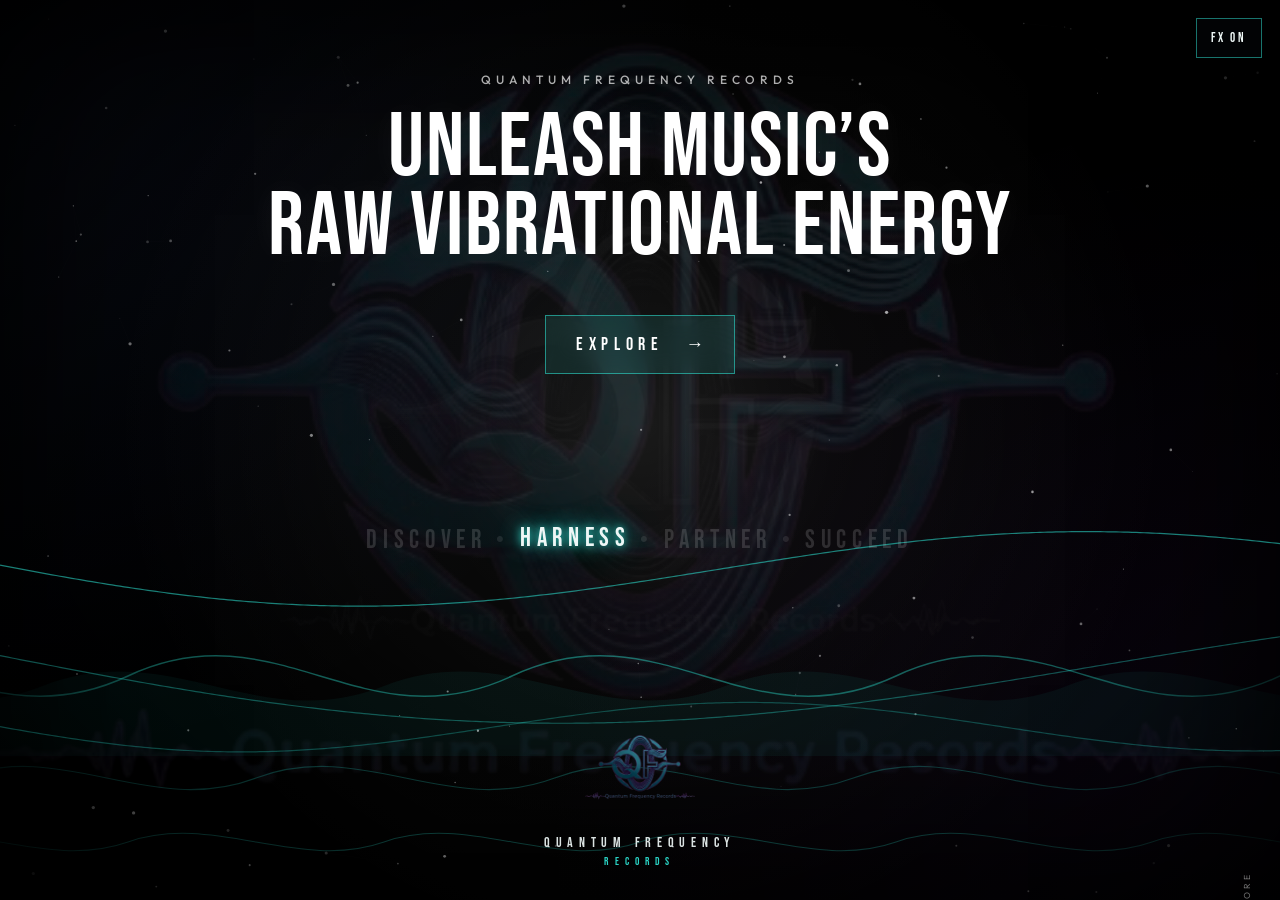
<file: index.html>
<!DOCTYPE html>
<html lang="en">
<head>
    <meta charset="UTF-8">

    <meta
        name="viewport"
        content="width=device-width, initial-scale=1.0"
    >

    <meta
        name="description"
        content="Quantum Frequency Records — Unleash Music's Raw Vibrational Energy."
    >

    <meta
        name="theme-color"
        content="#04060a"
    >

    <title>Quantum Frequency Records</title>

    <link rel="icon" type="image/svg+xml" href="favicon.svg">

    <link
        rel="stylesheet"
        href="css/style.css"
    >
</head>

<body>

    <!-- =========================================================
         LANDING PAGE
    ========================================================== -->

    <main
        id="landing"
        class="landing"
        aria-label="Quantum Frequency Records introduction"
    >

        <!-- Atmospheric background -->
        <div class="ambient-background"></div>

        <!-- Optional background image -->
        <div class="background-image"></div>

        <!-- Large logo watermark -->
        <div
            class="logo-watermark"
            aria-hidden="true"
        >
            <img
                src="assets/images/logo/qfr-logo.png"
                alt=""
            >
        </div>

        <!-- Particle canvas -->
        <canvas
            id="particleCanvas"
            aria-hidden="true"
        ></canvas>

        <canvas
            id="frequencyCanvas"
            aria-hidden="true"
        ></canvas>

        <div class="wave-field" aria-hidden="true">
            <div class="wave-layer wave-a">
                <svg viewBox="0 0 2400 160" preserveAspectRatio="none">
                    <path d="M0 90 C 120 40 200 140 320 90 C 440 40 520 140 640 90 C 760 40 840 140 960 90 C 1080 40 1160 140 1280 90 C 1400 40 1480 140 1600 90 C 1720 40 1800 140 1920 90 C 2040 40 2120 140 2240 90 C 2320 50 2360 90 2400 90 V 160 H 0 Z" fill="rgba(46,230,214,0.06)"/>
                    <path d="M0 80 C 140 20 220 150 360 80 C 500 10 580 150 720 80 C 860 10 940 150 1080 80 C 1220 10 1300 150 1440 80 C 1580 10 1660 150 1800 80 C 1940 10 2020 150 2160 80 C 2280 30 2340 90 2400 80" fill="none" stroke="rgba(46,230,214,0.45)" stroke-width="1.4"/>
                </svg>
            </div>
            <div class="wave-layer wave-b">
                <svg viewBox="0 0 2400 120" preserveAspectRatio="none">
                    <path d="M0 70 C 100 20 180 110 280 70 C 380 30 460 110 560 70 C 660 30 740 110 840 70 C 940 30 1020 110 1120 70 C 1220 30 1300 110 1400 70 C 1500 30 1580 110 1680 70 C 1780 30 1860 110 1960 70 C 2060 30 2140 110 2240 70 C 2320 40 2360 70 2400 70" fill="none" stroke="rgba(46,230,214,0.35)" stroke-width="1.2"/>
                </svg>
            </div>
            <div class="wave-layer wave-c">
                <svg viewBox="0 0 2400 80" preserveAspectRatio="none">
                    <path d="M0 40 C 80 10 160 70 240 40 C 320 10 400 70 480 40 C 560 10 640 70 720 40 C 800 10 880 70 960 40 C 1040 10 1120 70 1200 40 C 1280 10 1360 70 1440 40 C 1520 10 1600 70 1680 40 C 1760 10 1840 70 1920 40 C 2000 10 2080 70 2160 40 C 2240 10 2320 70 2400 40" fill="none" stroke="rgba(46,230,214,0.55)" stroke-width="1"/>
                </svg>
            </div>
        </div>

        <button
            id="fxToggle"
            class="fx-toggle"
            type="button"
            aria-pressed="true"
            aria-label="Turn atmosphere off"
        >
            FX ON
        </button>

        <!-- Dark cinematic overlay -->
        <div
            class="cinematic-overlay"
            aria-hidden="true"
        ></div>

        <!-- Main content -->
        <section class="landing-content">

            <div class="headline-block">

                <p class="eyebrow">
                    QUANTUM FREQUENCY RECORDS
                </p>

                <h1>
                    Unleash Music’s<br>
                    Raw Vibrational Energy
                </h1>

                <button
                    id="exploreButton"
                    class="explore-button"
                    type="button"
                >

                    <span class="button-text">
                        Explore
                    </span>

                    <span
                        class="button-arrow"
                        aria-hidden="true"
                    >
                        →
                    </span>

                </button>

            </div>

            <div
                class="subtitle"
                aria-label="Discover, Harness, Partner, Succeed"
            >

                <span class="subtitle-word active">
                    Discover
                </span>

                <span class="subtitle-separator">
                    •
                </span>

                <span class="subtitle-word">
                    Harness
                </span>

                <span class="subtitle-separator">
                    •
                </span>

                <span class="subtitle-word">
                    Partner
                </span>

                <span class="subtitle-separator">
                    •
                </span>

                <span class="subtitle-word">
                    Succeed
                </span>

            </div>

            <div class="bottom-brand">

                <img
                    src="assets/images/logo/qfr-logo.png"
                    alt="Quantum Frequency Records"
                >

                <p class="brand-name">QUANTUM FREQUENCY</p>
                <p class="brand-sub">RECORDS</p>

            </div>

        </section>


        </section>


        <!-- Scroll indicator -->
        <div
            class="scroll-indicator"
            aria-hidden="true"
        >

            <span class="scroll-line"></span>

            <span class="scroll-text">
                EXPLORE
            </span>

        </div>

    </main>


    <!-- =========================================================
         JAVASCRIPT
    ========================================================== -->

    <script src="js/landing.js"></script>

</body>
</html>
</file>
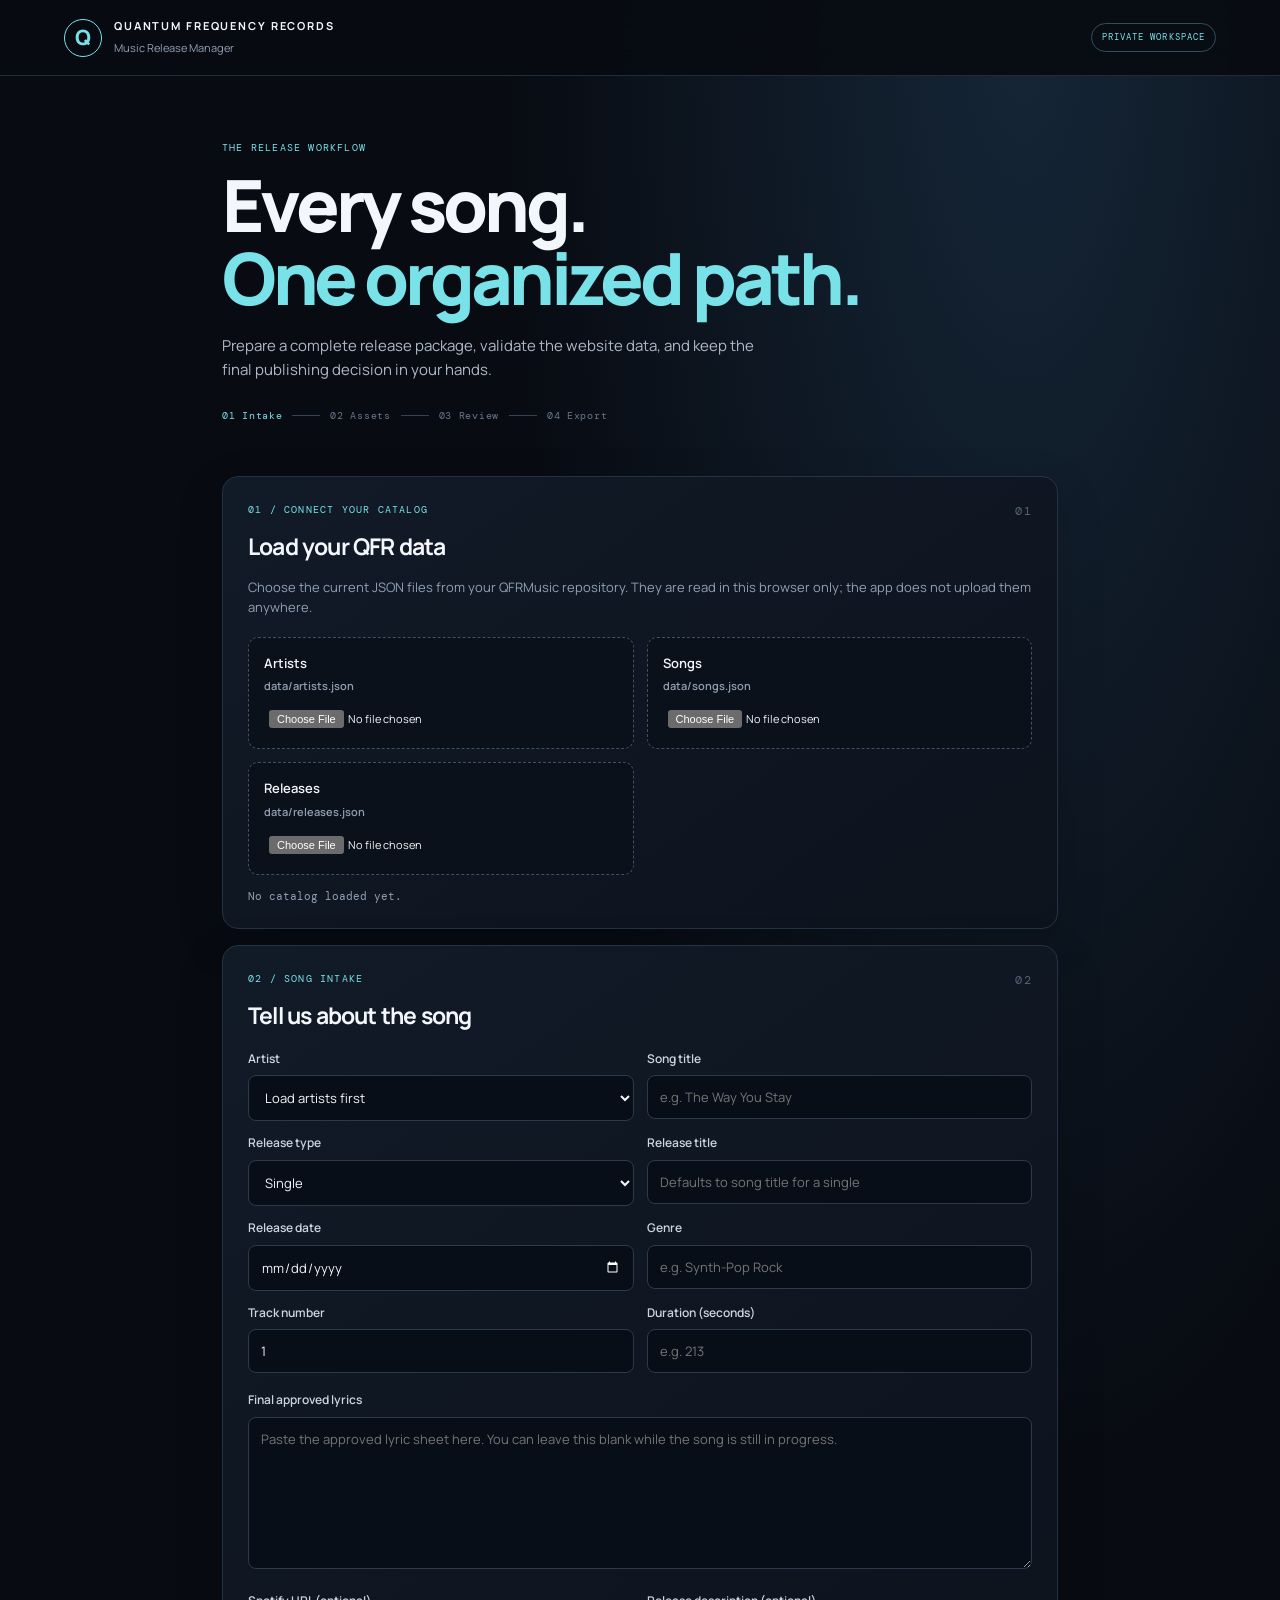
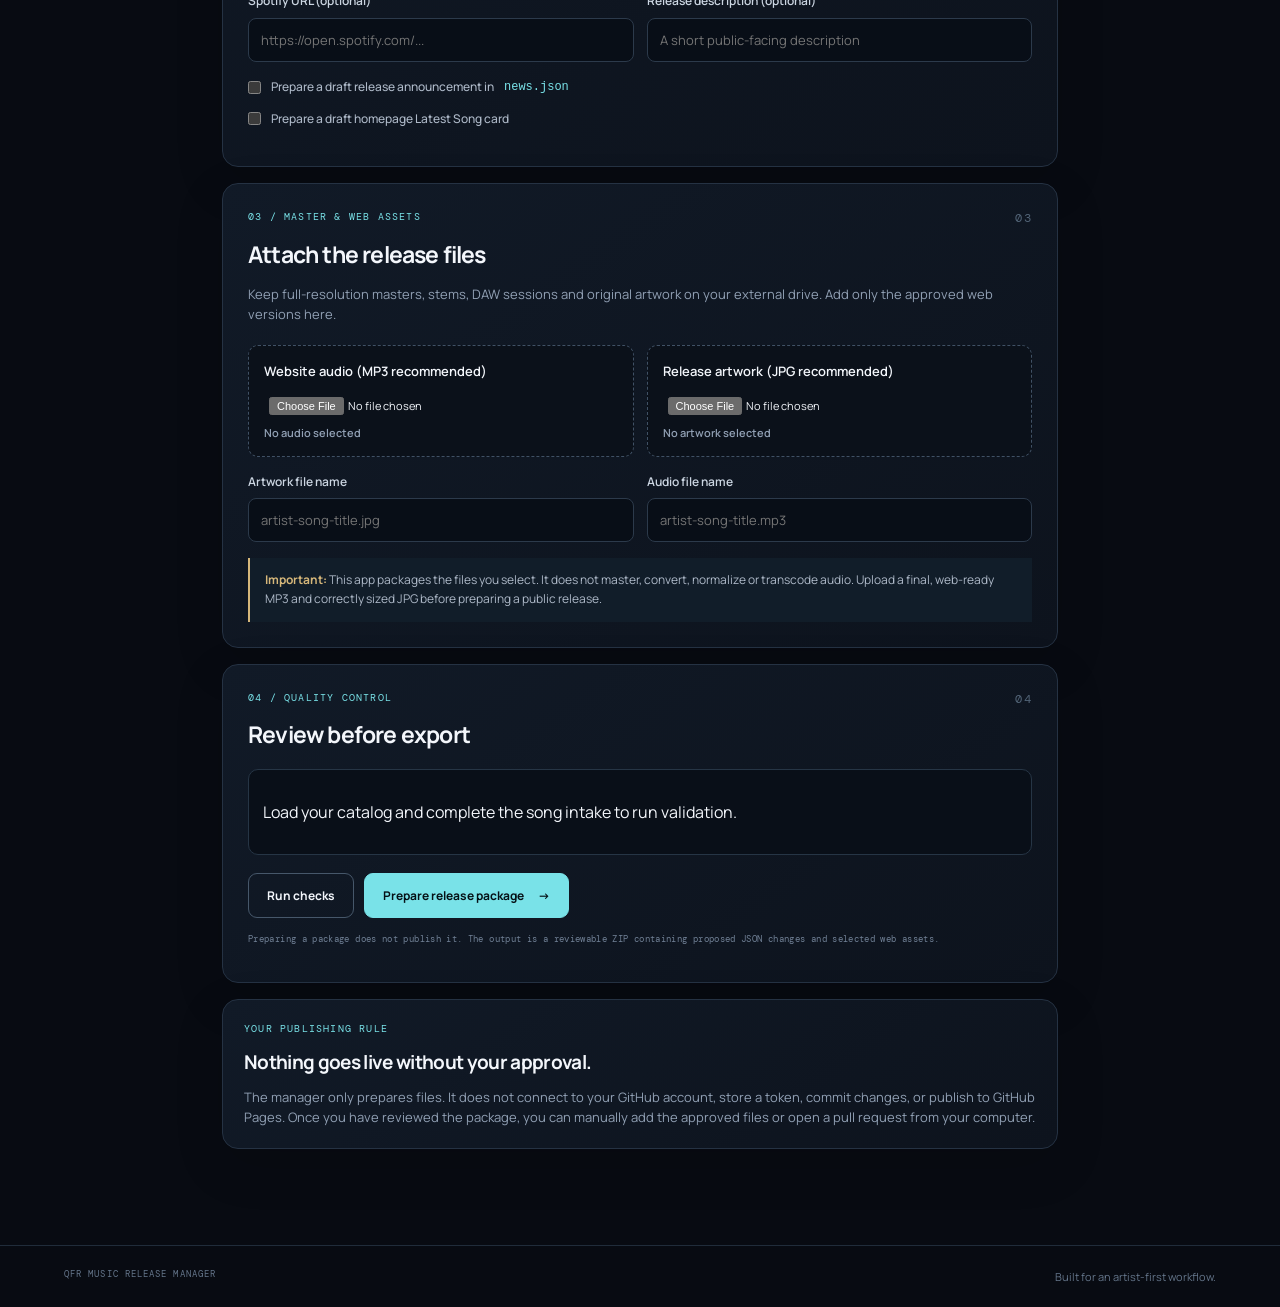
<file: tools/release-manager/index.html>
<!doctype html>
<html lang="en">
<head>
  <meta charset="utf-8">
  <meta name="viewport" content="width=device-width,initial-scale=1,viewport-fit=cover">
  <meta name="theme-color" content="#080b12">
  <meta name="description" content="Private, approval-first music release preparation for Quantum Frequency Records.">
  <link rel="manifest" href="./manifest.webmanifest">
  <link rel="icon" href="./icons/qfr-icon.svg" type="image/svg+xml">
  <link rel="stylesheet" href="./styles.css">
  <title>QFR Music Release Manager</title>
</head>
<body>
<header class="topbar">
  <div class="brand"><span class="mark">Q</span><div><b>QUANTUM FREQUENCY RECORDS</b><small>Music Release Manager</small></div></div>
  <span class="private-pill">PRIVATE WORKSPACE</span>
</header>
<main>
  <section class="intro">
    <p class="eyebrow">THE RELEASE WORKFLOW</p>
    <h1>Every song.<br><em>One organized path.</em></h1>
    <p class="sub">Prepare a complete release package, validate the website data, and keep the final publishing decision in your hands.</p>
    <div class="steps"><span class="active">01 Intake</span><i></i><span>02 Assets</span><i></i><span>03 Review</span><i></i><span>04 Export</span></div>
  </section>

  <section class="panel">
    <div class="panel-head"><div><p class="eyebrow">01 / CONNECT YOUR CATALOG</p><h2>Load your QFR data</h2></div><span class="stepno">01</span></div>
    <p class="help">Choose the current JSON files from your QFRMusic repository. They are read in this browser only; the app does not upload them anywhere.</p>
    <div class="file-grid">
      <label class="file-tile"><span>Artists</span><small>data/artists.json</small><input id="artistsFile" type="file" accept=".json,application/json"></label>
      <label class="file-tile"><span>Songs</span><small>data/songs.json</small><input id="songsFile" type="file" accept=".json,application/json"></label>
      <label class="file-tile"><span>Releases</span><small>data/releases.json</small><input id="releasesFile" type="file" accept=".json,application/json"></label>
    </div>
    <div class="statusline" id="catalogStatus">No catalog loaded yet.</div>
  </section>

  <form id="releaseForm">
    <section class="panel">
      <div class="panel-head"><div><p class="eyebrow">02 / SONG INTAKE</p><h2>Tell us about the song</h2></div><span class="stepno">02</span></div>
      <div class="field-grid">
        <label>Artist<select id="artistId" required><option value="">Load artists first</option></select></label>
        <label>Song title<input id="title" required maxlength="120" placeholder="e.g. The Way You Stay"></label>
        <label>Release type<select id="releaseType"><option value="single">Single</option><option value="EP">EP</option><option value="album">Album</option></select></label>
        <label>Release title<input id="releaseTitle" placeholder="Defaults to song title for a single"></label>
        <label>Release date<input id="date" type="date" required></label>
        <label>Genre<input id="genre" required placeholder="e.g. Synth-Pop Rock"></label>
        <label>Track number<input id="trackNumber" type="number" min="1" value="1" required></label>
        <label>Duration (seconds)<input id="duration" type="number" min="1" placeholder="e.g. 213"></label>
      </div>
      <label class="wide">Final approved lyrics<textarea id="lyrics" rows="7" placeholder="Paste the approved lyric sheet here. You can leave this blank while the song is still in progress."></textarea></label>
      <div class="field-grid">
        <label>Spotify URL (optional)<input id="spotifyUrl" type="url" placeholder="https://open.spotify.com/..."></label>
        <label>Release description (optional)<input id="description" placeholder="A short public-facing description"></label>
      </div>
      <label class="checkline"><input id="makeNews" type="checkbox"> Prepare a draft release announcement in <code>news.json</code></label>
      <label class="checkline"><input id="makeLatest" type="checkbox"> Prepare a draft homepage Latest Song card</label>
    </section>

    <section class="panel">
      <div class="panel-head"><div><p class="eyebrow">03 / MASTER & WEB ASSETS</p><h2>Attach the release files</h2></div><span class="stepno">03</span></div>
      <p class="help">Keep full-resolution masters, stems, DAW sessions and original artwork on your external drive. Add only the approved web versions here.</p>
      <div class="field-grid">
        <label class="upload">Website audio (MP3 recommended)<input id="audioFile" type="file" accept="audio/*"><small id="audioName">No audio selected</small></label>
        <label class="upload">Release artwork (JPG recommended)<input id="artFile" type="file" accept="image/*"><small id="artName">No artwork selected</small></label>
      </div>
      <div class="field-grid">
        <label>Artwork file name<input id="artFilename" placeholder="artist-song-title.jpg"></label>
        <label>Audio file name<input id="audioFilename" placeholder="artist-song-title.mp3"></label>
      </div>
      <div class="asset-note"><b>Important:</b> This app packages the files you select. It does not master, convert, normalize or transcode audio. Upload a final, web-ready MP3 and correctly sized JPG before preparing a public release.</div>
    </section>

    <section class="panel">
      <div class="panel-head"><div><p class="eyebrow">04 / QUALITY CONTROL</p><h2>Review before export</h2></div><span class="stepno">04</span></div>
      <div class="checks" id="checks"><p class="muted">Load your catalog and complete the song intake to run validation.</p></div>
      <div class="actions">
        <button type="button" class="btn secondary" id="validateBtn">Run checks</button>
        <button type="submit" class="btn primary">Prepare release package <span>→</span></button>
      </div>
      <p class="micro">Preparing a package does not publish it. The output is a reviewable ZIP containing proposed JSON changes and selected web assets.</p>
    </section>
  </form>

  <section class="panel result" id="result" hidden>
    <p class="eyebrow">PACKAGE READY</p><h2>Your release draft is assembled.</h2>
    <p id="resultSummary" class="help"></p>
    <div class="actions"><button class="btn primary" id="downloadBtn">Download ZIP package ↓</button></div>
    <p class="micro">Save the ZIP to Files, then move it to your external drive. Review the included README and JSON diffs before copying anything into QFRMusic.</p>
  </section>

  <section class="panel compact">
    <p class="eyebrow">YOUR PUBLISHING RULE</p>
    <h2>Nothing goes live without your approval.</h2>
    <p class="help">The manager only prepares files. It does not connect to your GitHub account, store a token, commit changes, or publish to GitHub Pages. Once you have reviewed the package, you can manually add the approved files or open a pull request from your computer.</p>
  </section>
</main>
<footer>QFR MUSIC RELEASE MANAGER <span>Built for an artist-first workflow.</span></footer>
<script src="./app.js"></script>
</body>
</html>
</file>
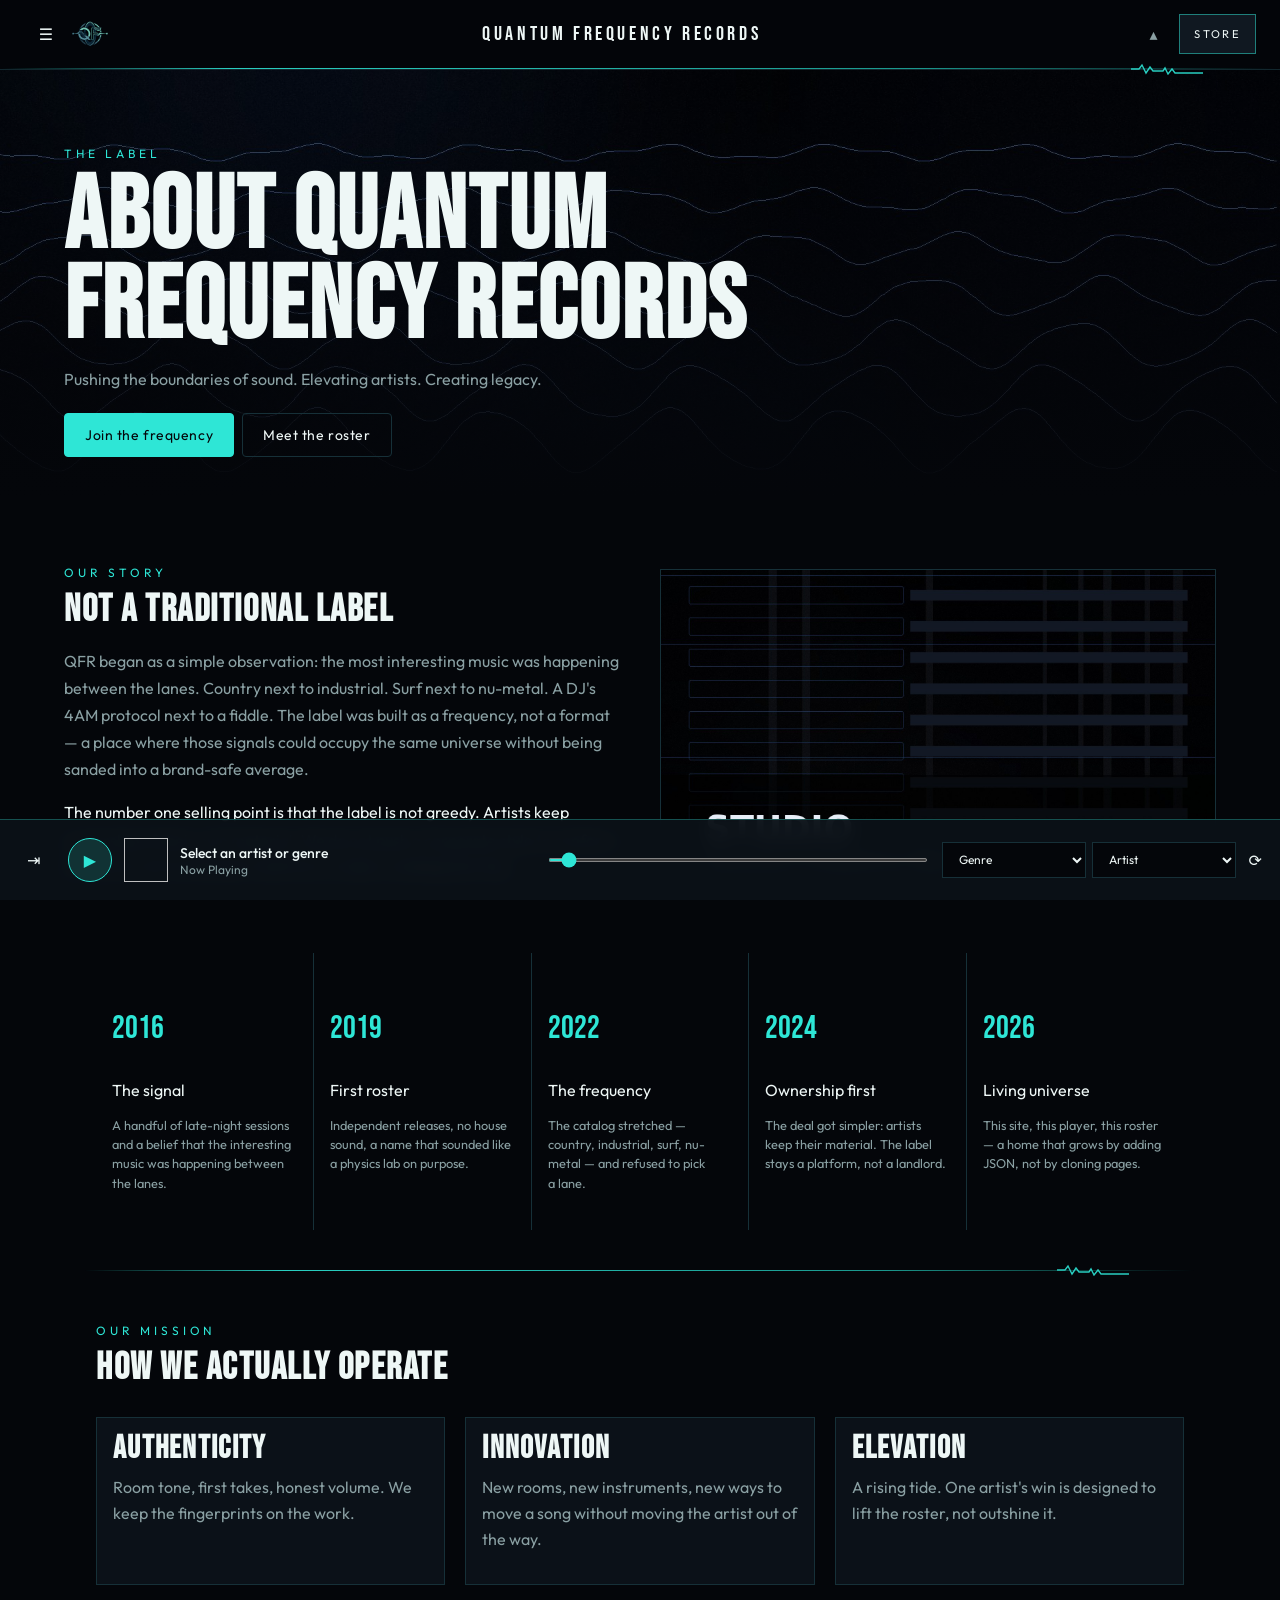
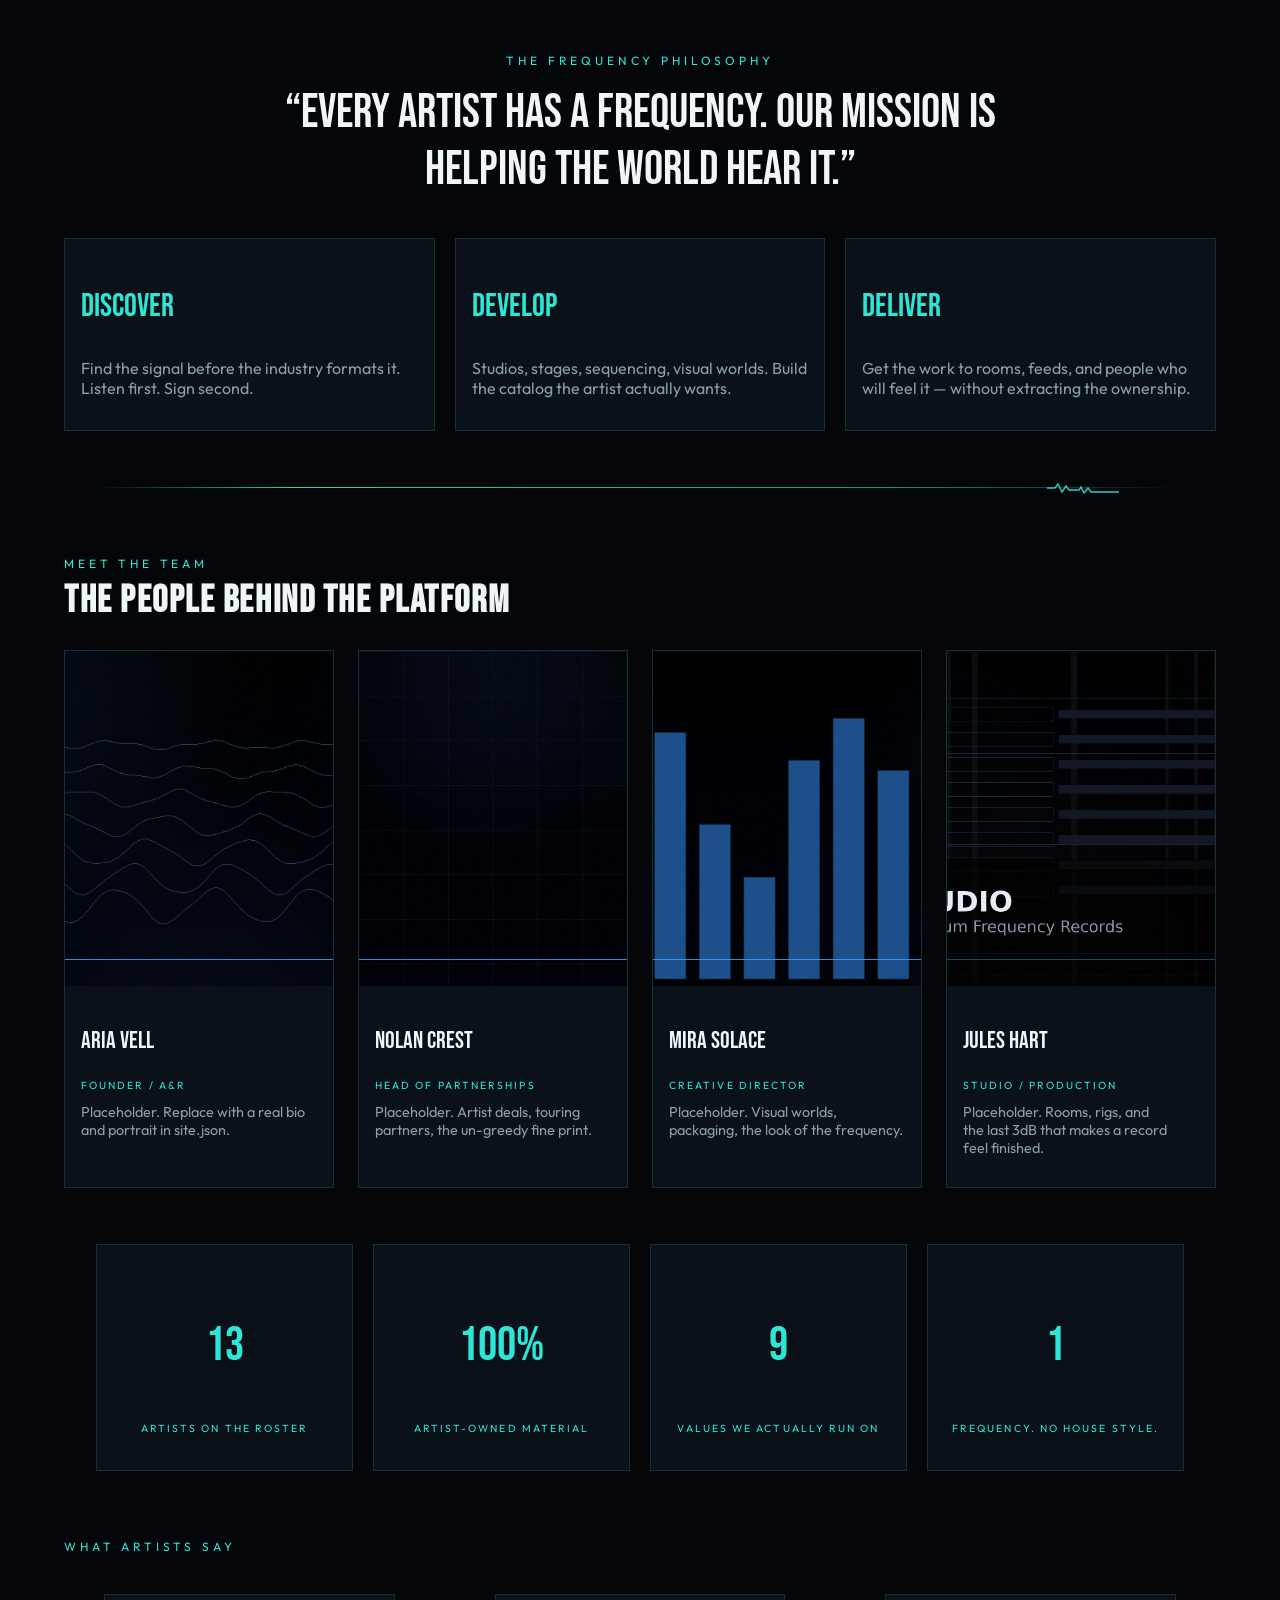
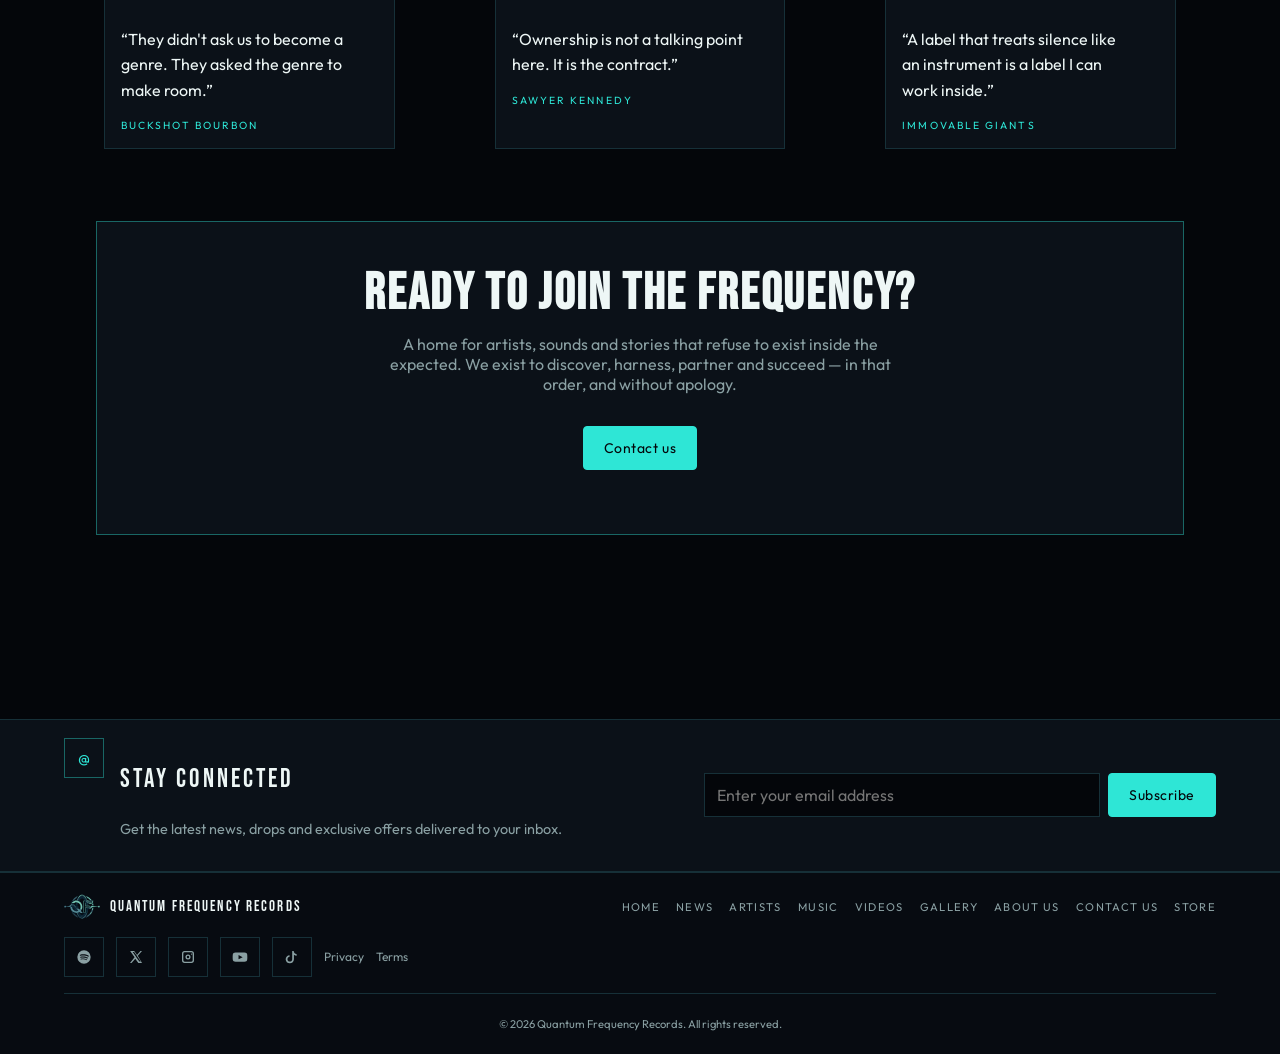
<file: pages/about.html>
<!DOCTYPE html>
<html lang="en" data-root="../">
<head>
  <meta charset="utf-8">
  <meta name="viewport" content="width=device-width, initial-scale=1">
  <title>About Us — Quantum Frequency Records</title>
  <meta name="description" content="Quantum Frequency Records — a home for artists, sounds and stories that refuse to exist inside the expected.">
  <meta name="theme-color" content="#04060a">
  <link rel="icon" type="image/svg+xml" href="../favicon.svg">
  <link rel="stylesheet" href="../assets/css/site.css">
</head>
<body>
  <div id="site-header"></div>
  <main id="app" class="page-pad"></main>
  <div id="site-footer"></div>
  <div id="now-playing"></div>
  <script src="../js/site.js"></script>
  <script src="../js/about.js"></script>
</body>
</html>
</file>
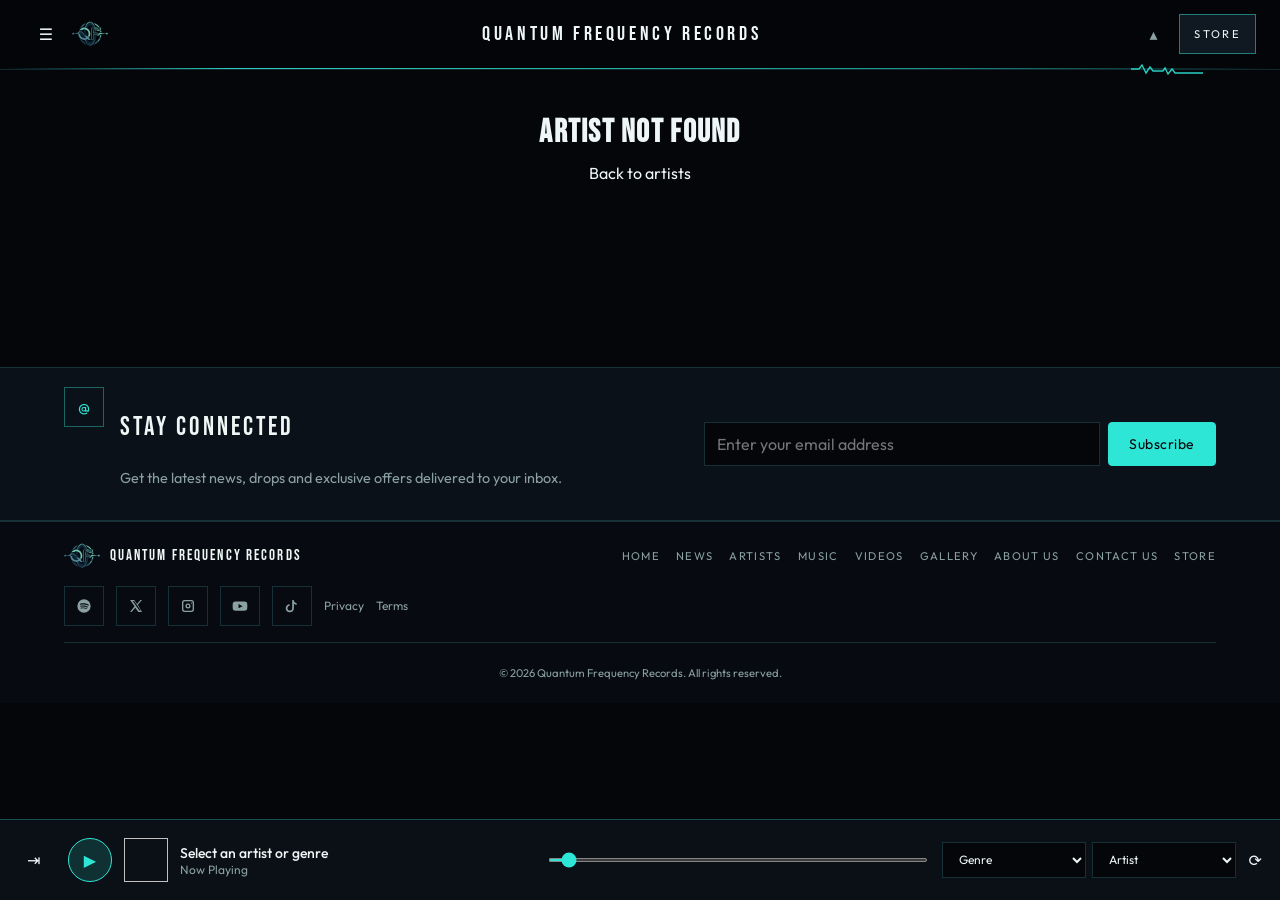
<file: pages/artist.html>
<!DOCTYPE html>
<html lang="en" data-root="../">
<head>
  <meta charset="utf-8">
  <meta name="viewport" content="width=device-width, initial-scale=1">
  <title>Artist — Quantum Frequency Records</title>
  <meta name="description" content="Quantum Frequency Records — a home for artists, sounds and stories that refuse to exist inside the expected.">
  <meta name="theme-color" content="#04060a">
  <link rel="icon" type="image/svg+xml" href="../favicon.svg">
  <link rel="stylesheet" href="../assets/css/site.css">
</head>
<body>
  <div id="site-header"></div>
  <main id="app" class="page-pad"></main>
  <div id="site-footer"></div>
  <div id="now-playing"></div>
  <script src="../js/site.js"></script>
  <script src="../js/artist.js"></script>
</body>
</html>
</file>
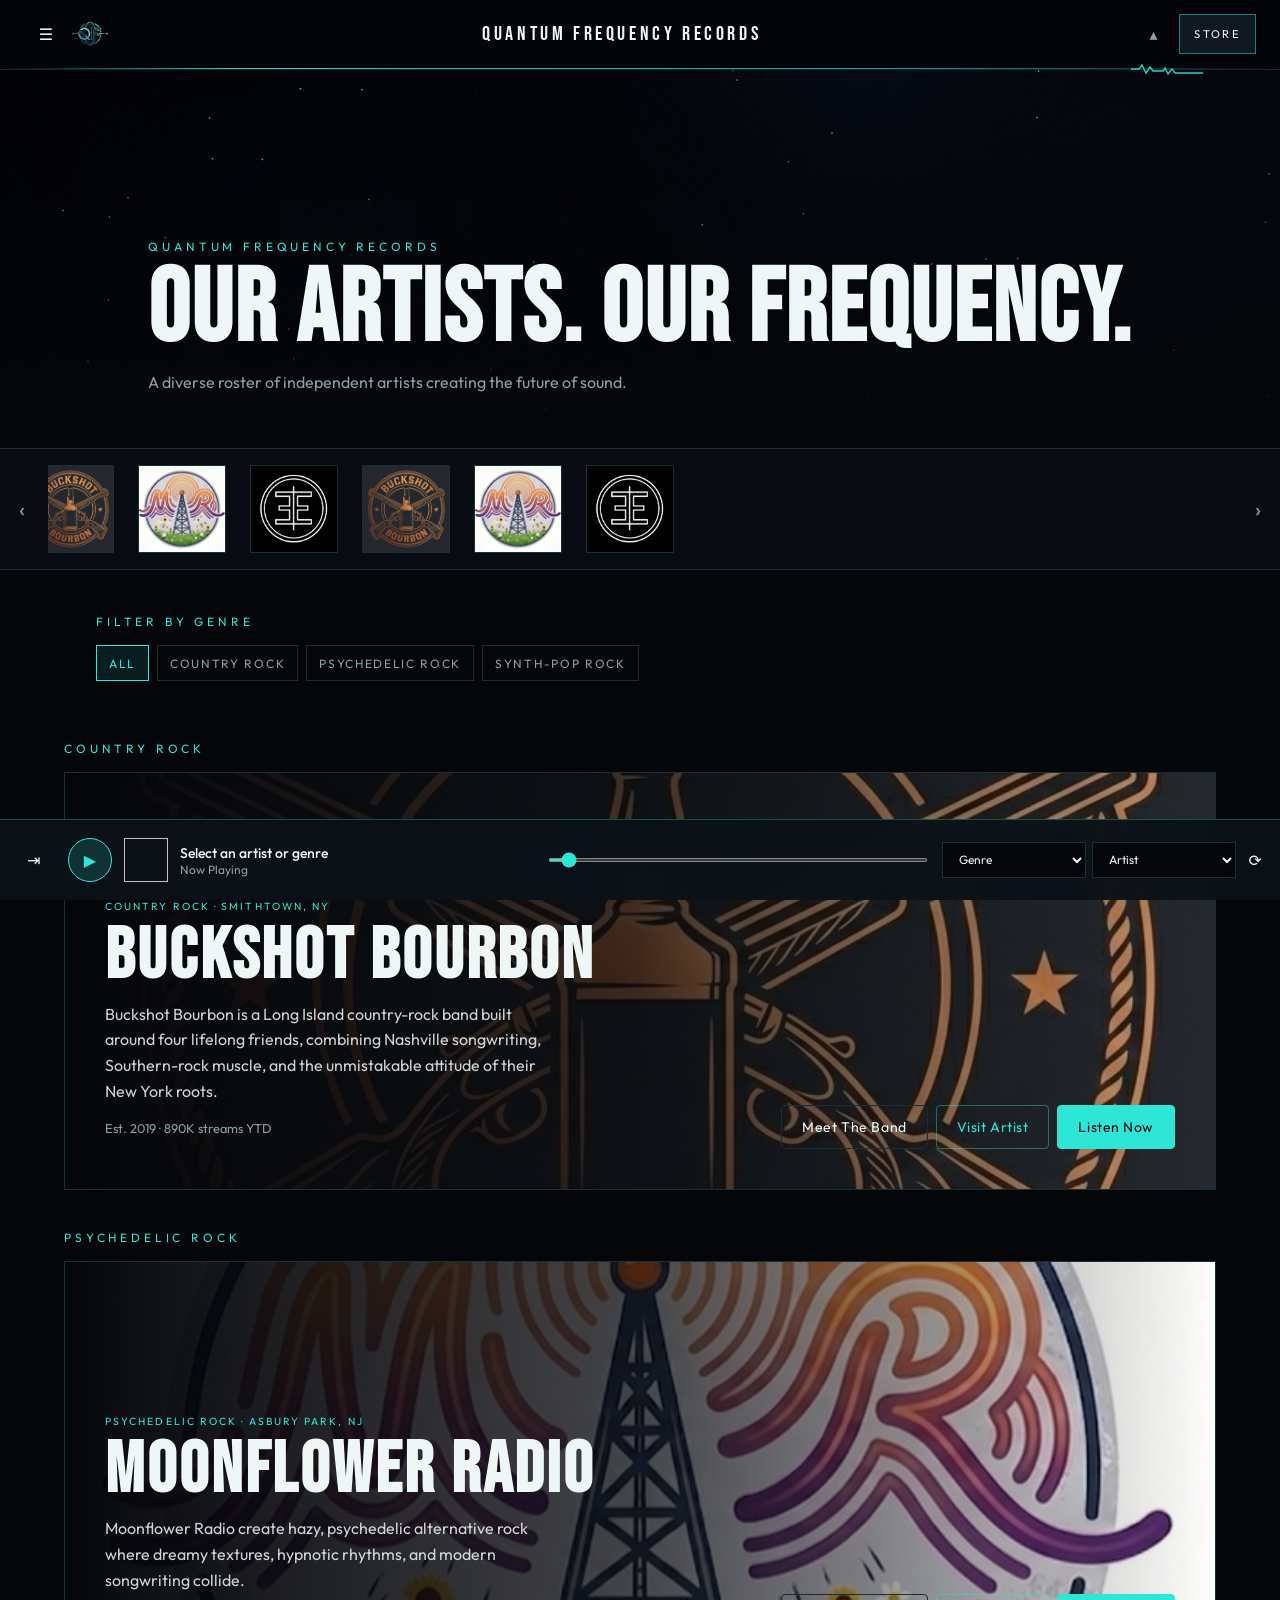
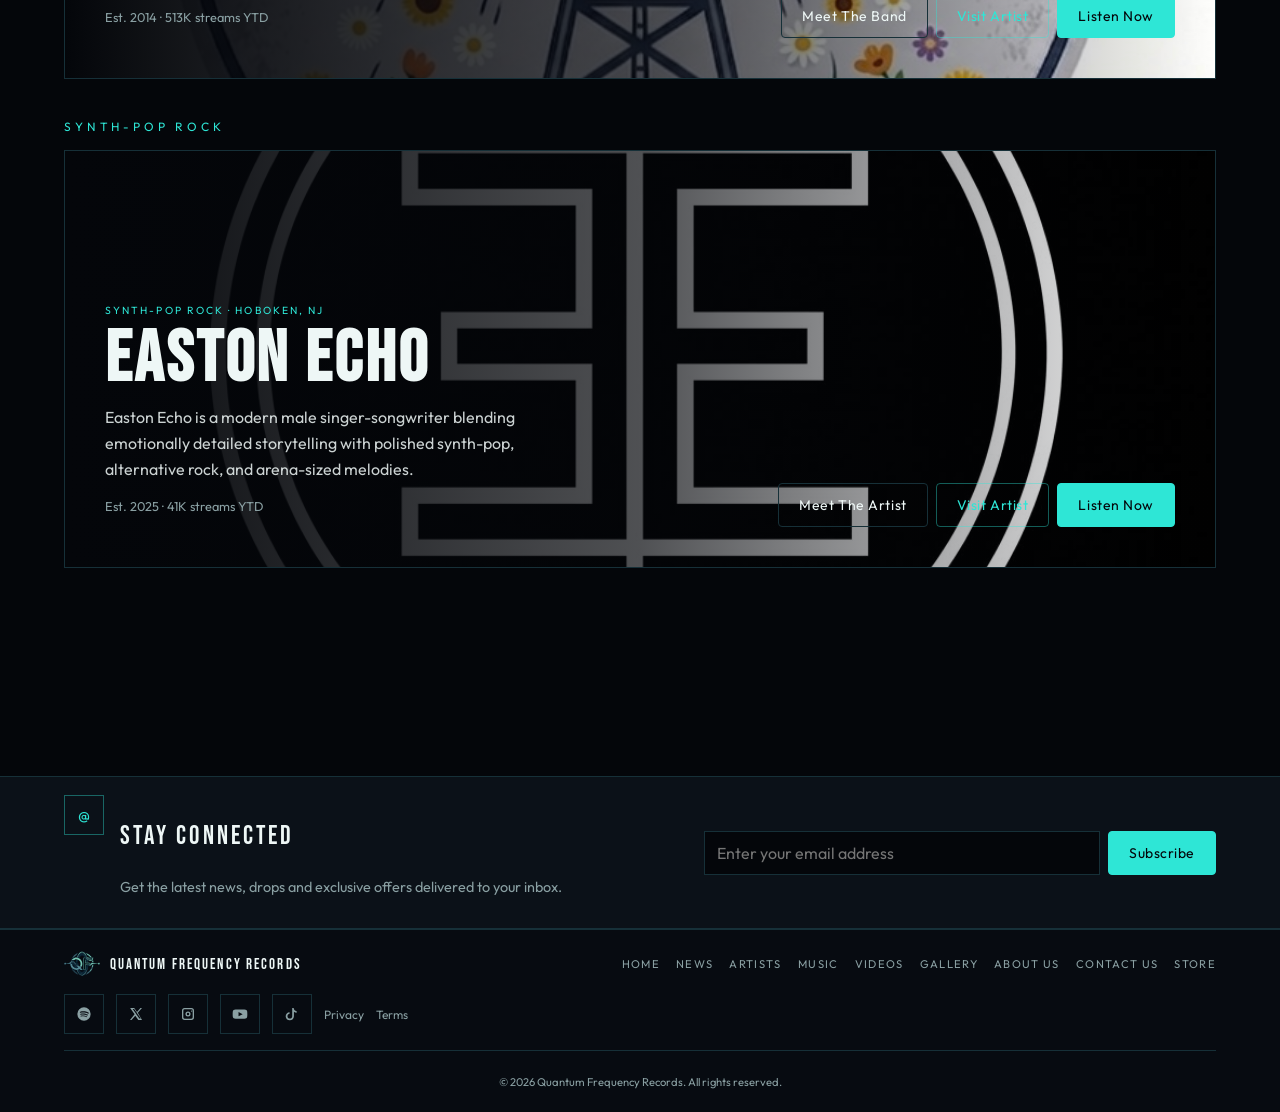
<file: pages/artists.html>
<!DOCTYPE html>
<html lang="en" data-root="../">
<head>
  <meta charset="utf-8">
  <meta name="viewport" content="width=device-width, initial-scale=1">
  <title>Artists — Quantum Frequency Records</title>
  <meta name="description" content="Quantum Frequency Records — a home for artists, sounds and stories that refuse to exist inside the expected.">
  <meta name="theme-color" content="#04060a">
  <link rel="icon" type="image/svg+xml" href="../favicon.svg">
  <link rel="stylesheet" href="../assets/css/site.css">
</head>
<body>
  <div id="site-header"></div>
  <main id="app" class="page-pad"></main>
  <div id="site-footer"></div>
  <div id="now-playing"></div>
  <script src="../js/site.js"></script>
  <script src="../js/artists.js"></script>
</body>
</html>
</file>
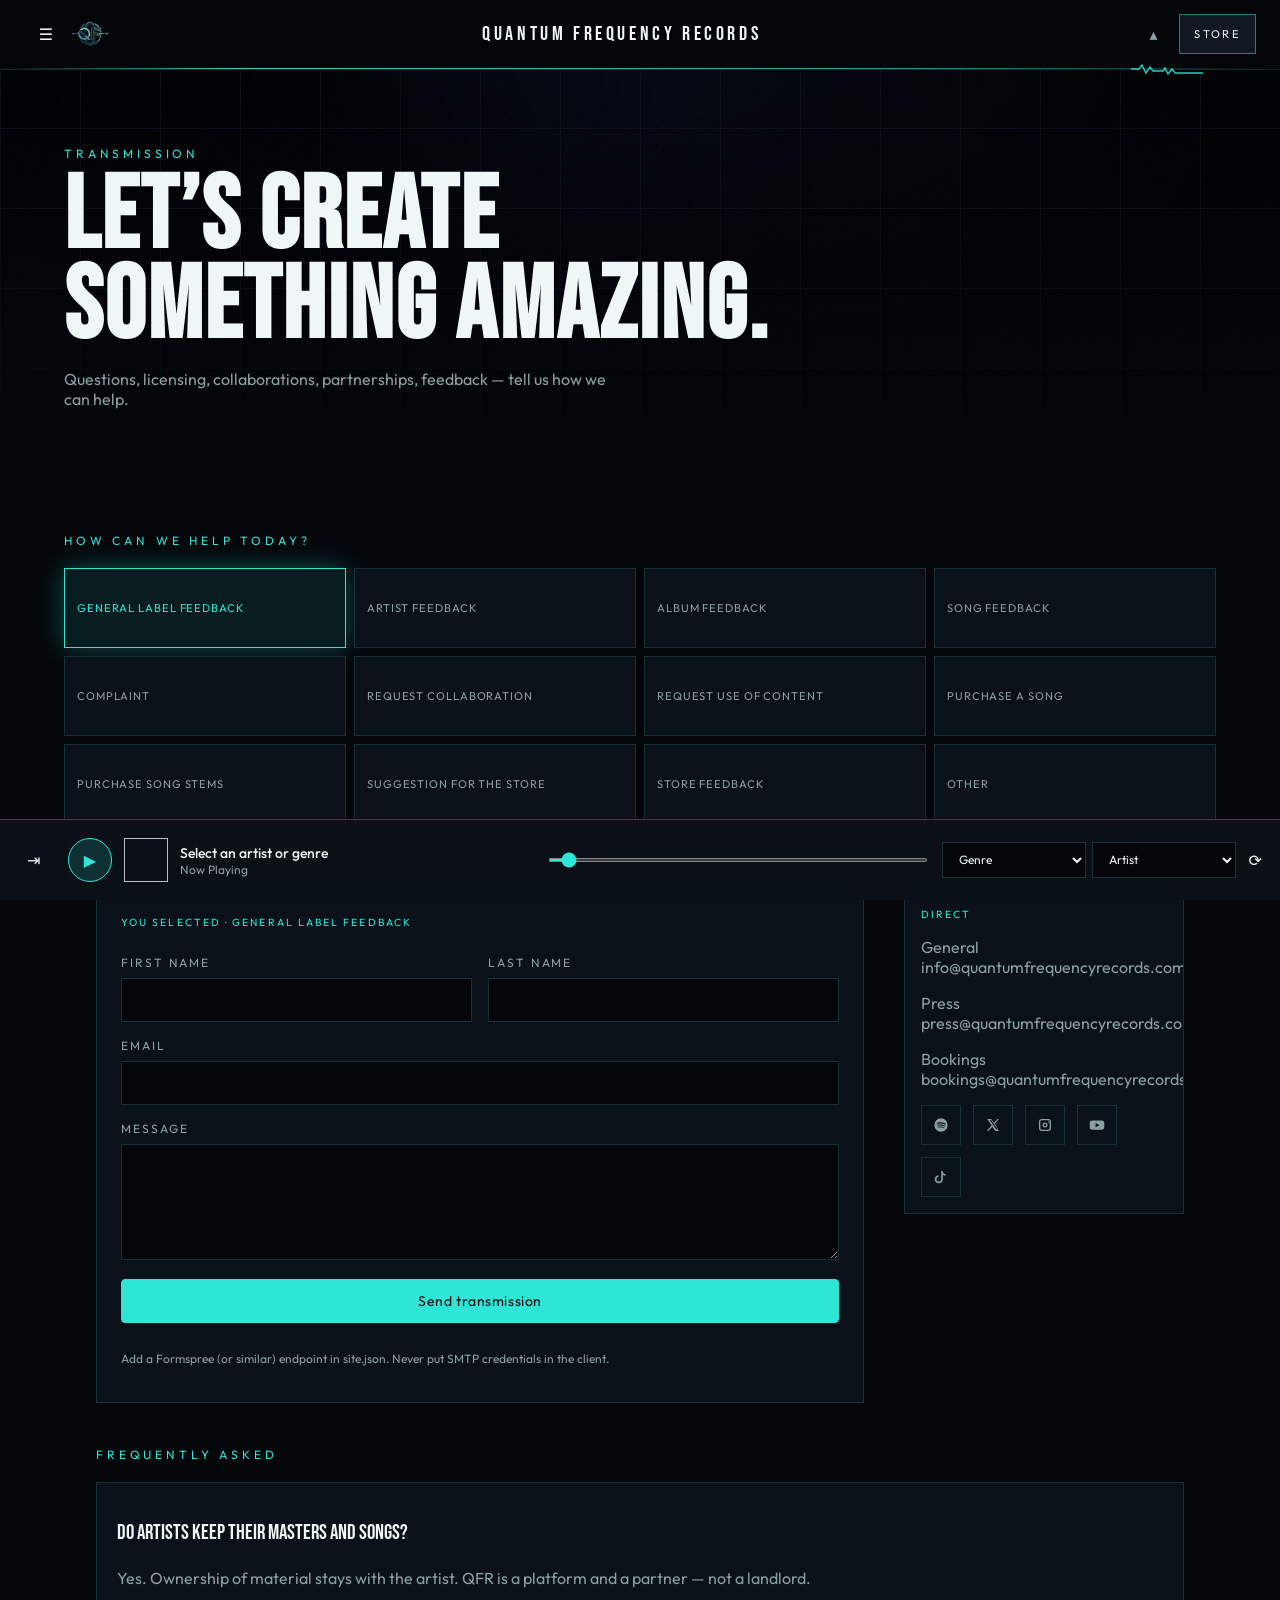
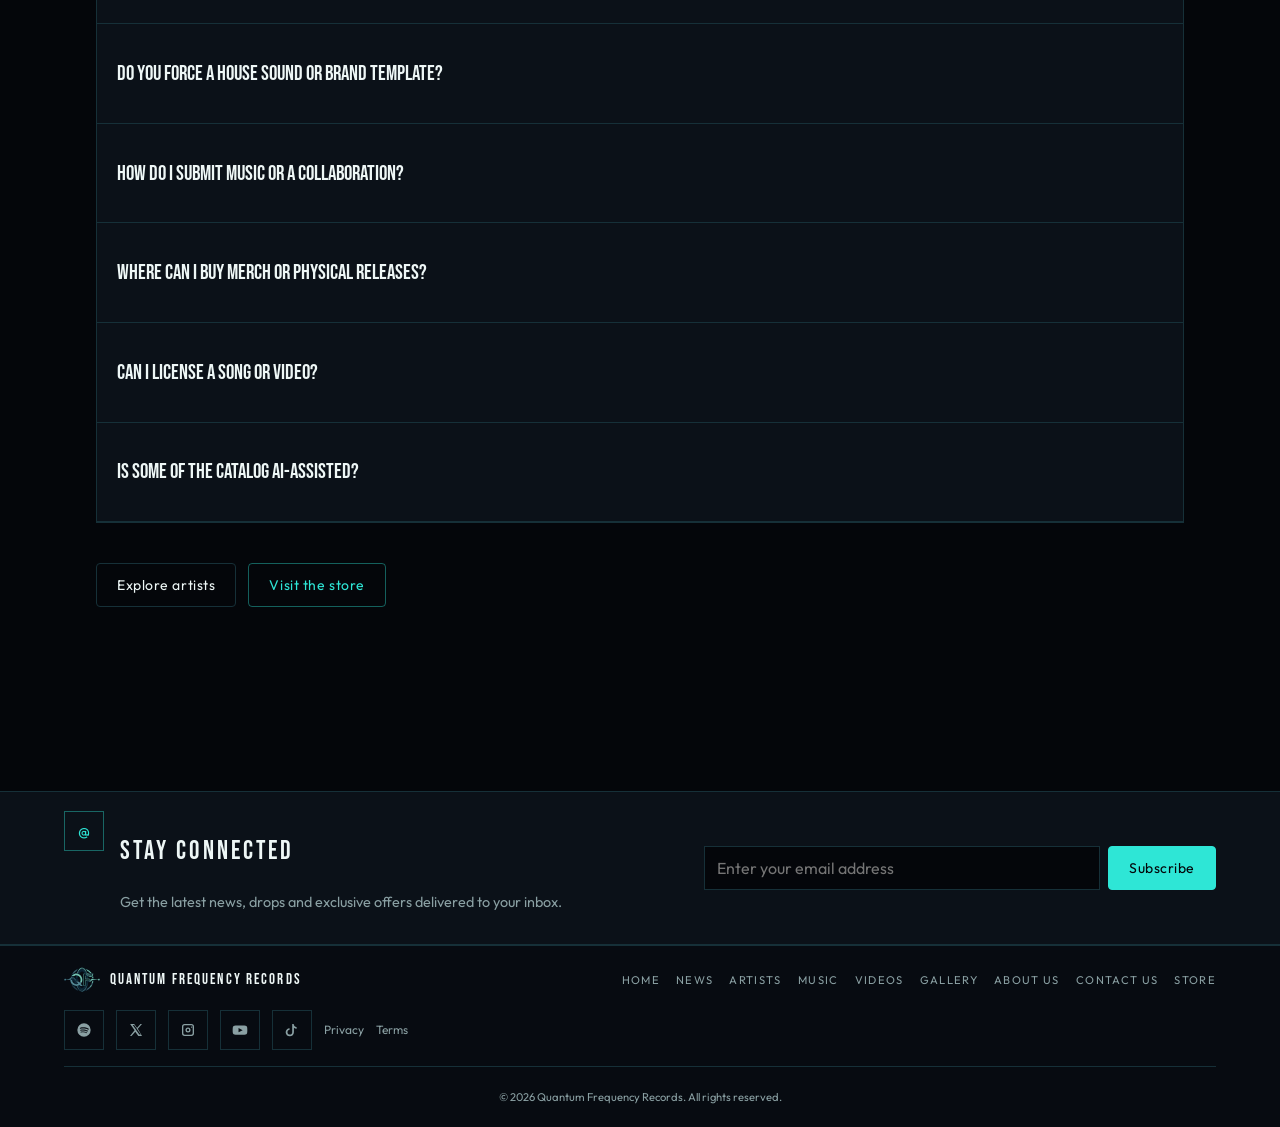
<file: pages/contact.html>
<!DOCTYPE html>
<html lang="en" data-root="../">
<head>
  <meta charset="utf-8">
  <meta name="viewport" content="width=device-width, initial-scale=1">
  <title>Contact Us — Quantum Frequency Records</title>
  <meta name="description" content="Quantum Frequency Records — a home for artists, sounds and stories that refuse to exist inside the expected.">
  <meta name="theme-color" content="#04060a">
  <link rel="icon" type="image/svg+xml" href="../favicon.svg">
  <link rel="stylesheet" href="../assets/css/site.css">
</head>
<body>
  <div id="site-header"></div>
  <main id="app" class="page-pad"></main>
  <div id="site-footer"></div>
  <div id="now-playing"></div>
  <script src="../js/site.js"></script>
  <script src="../js/contact.js"></script>
</body>
</html>
</file>
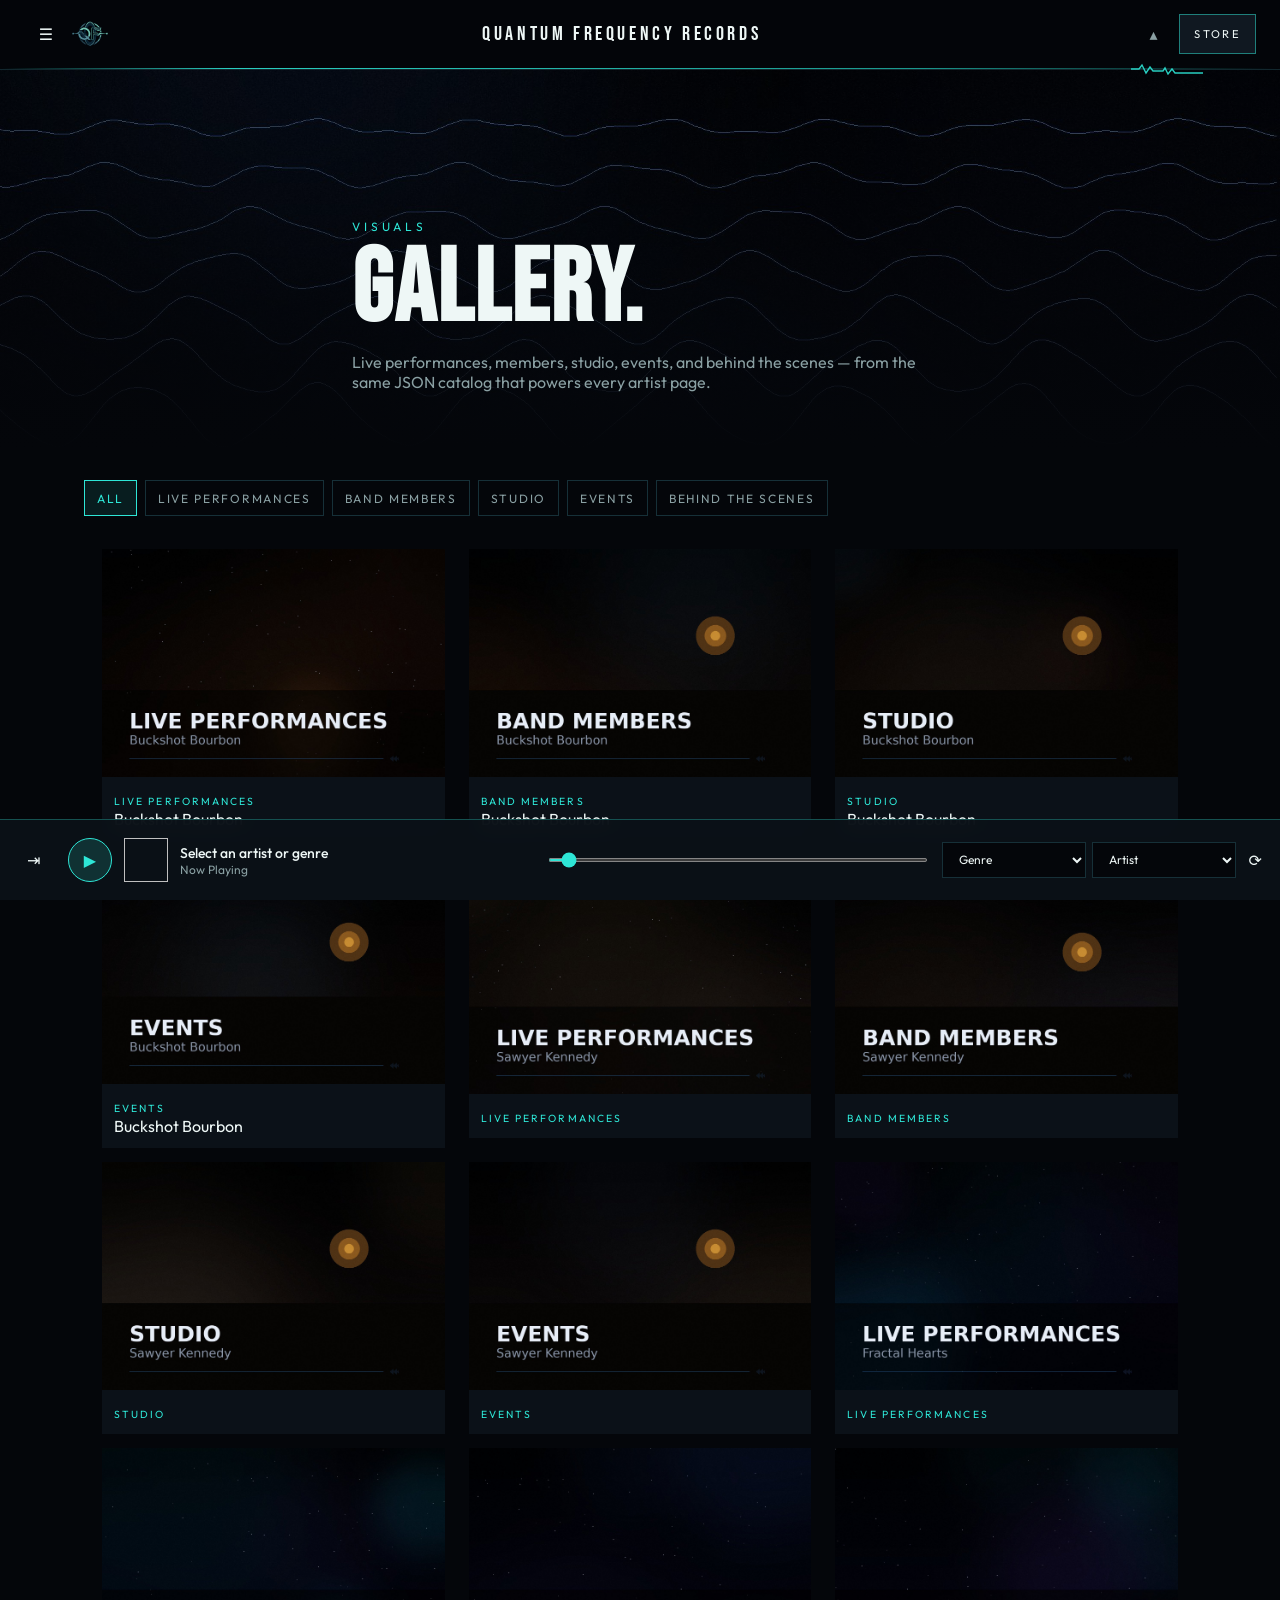
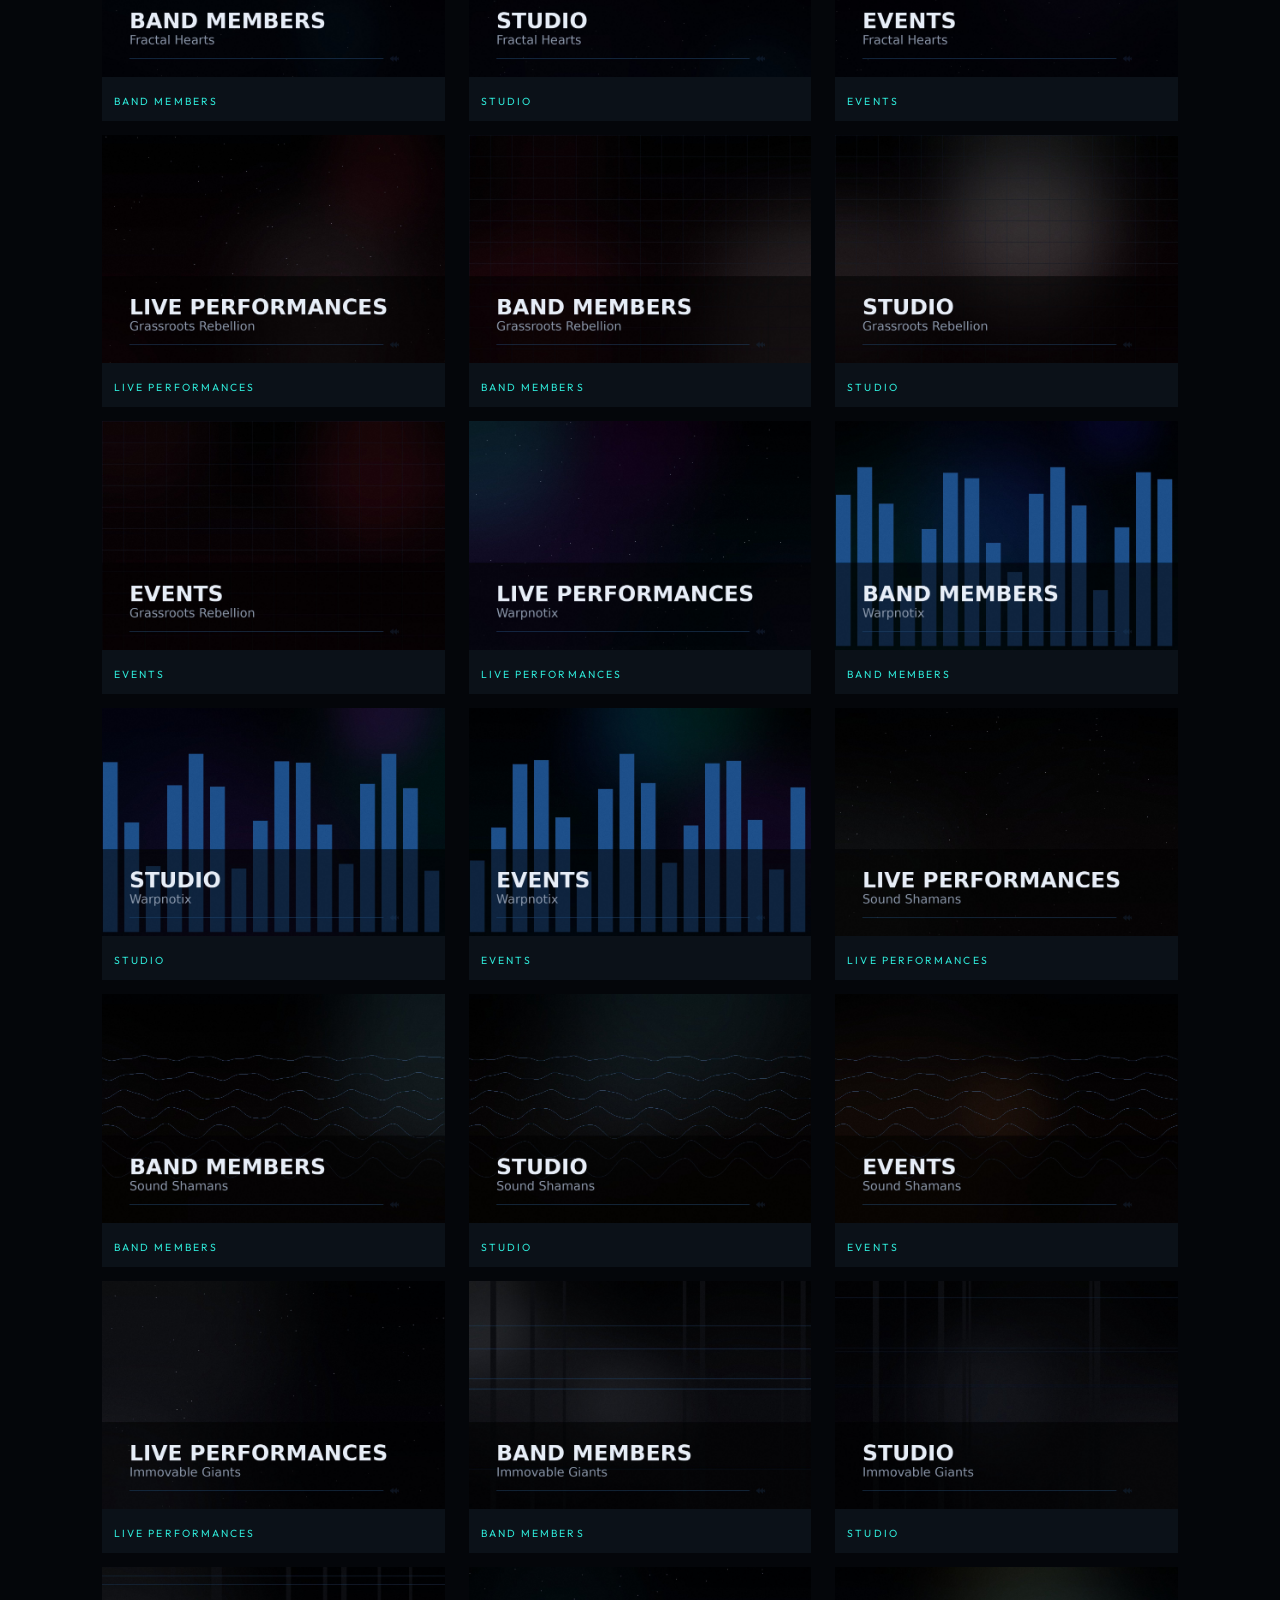
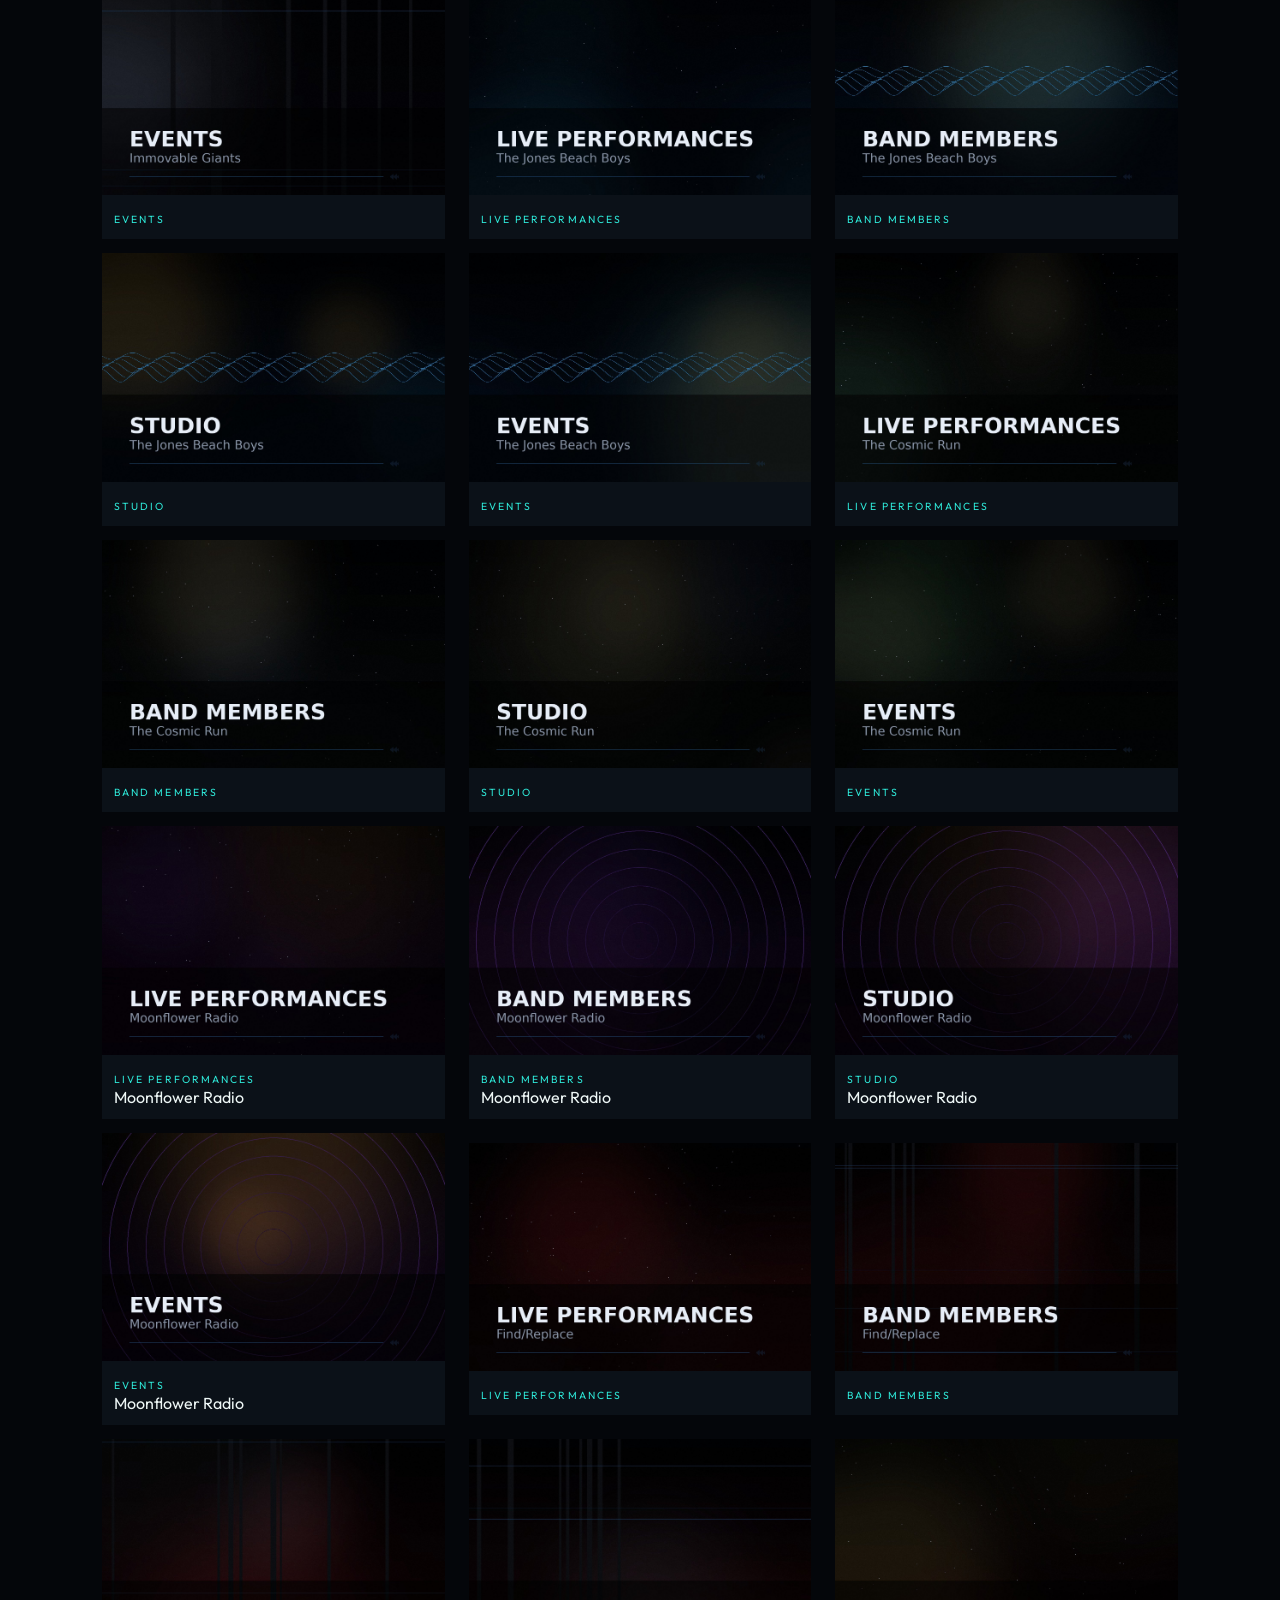
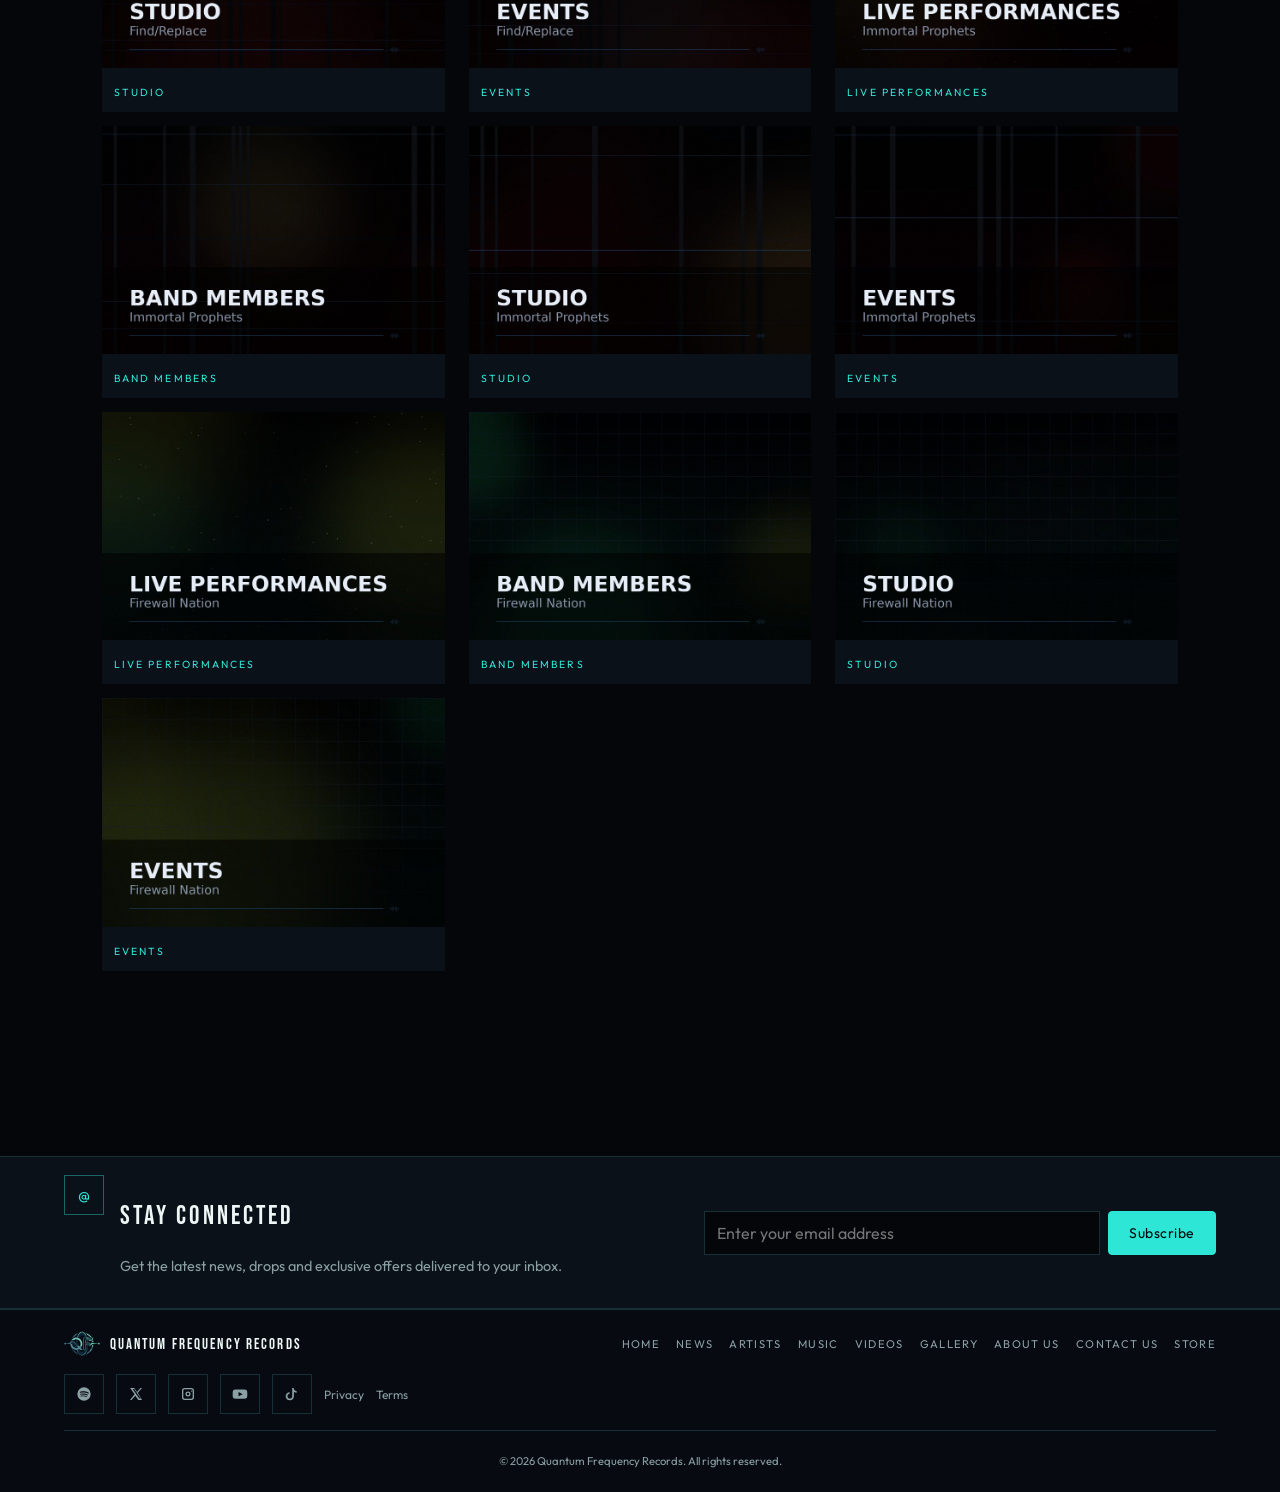
<file: pages/gallery.html>
<!DOCTYPE html>
<html lang="en" data-root="../">
<head>
  <meta charset="utf-8">
  <meta name="viewport" content="width=device-width, initial-scale=1">
  <title>Gallery — Quantum Frequency Records</title>
  <meta name="description" content="Quantum Frequency Records — a home for artists, sounds and stories that refuse to exist inside the expected.">
  <meta name="theme-color" content="#04060a">
  <link rel="icon" type="image/svg+xml" href="../favicon.svg">
  <link rel="stylesheet" href="../assets/css/site.css">
</head>
<body>
  <div id="site-header"></div>
  <main id="app" class="page-pad"></main>
  <div id="site-footer"></div>
  <div id="now-playing"></div>
  <script src="../js/site.js"></script>
  <script src="../js/gallery.js"></script>
</body>
</html>
</file>
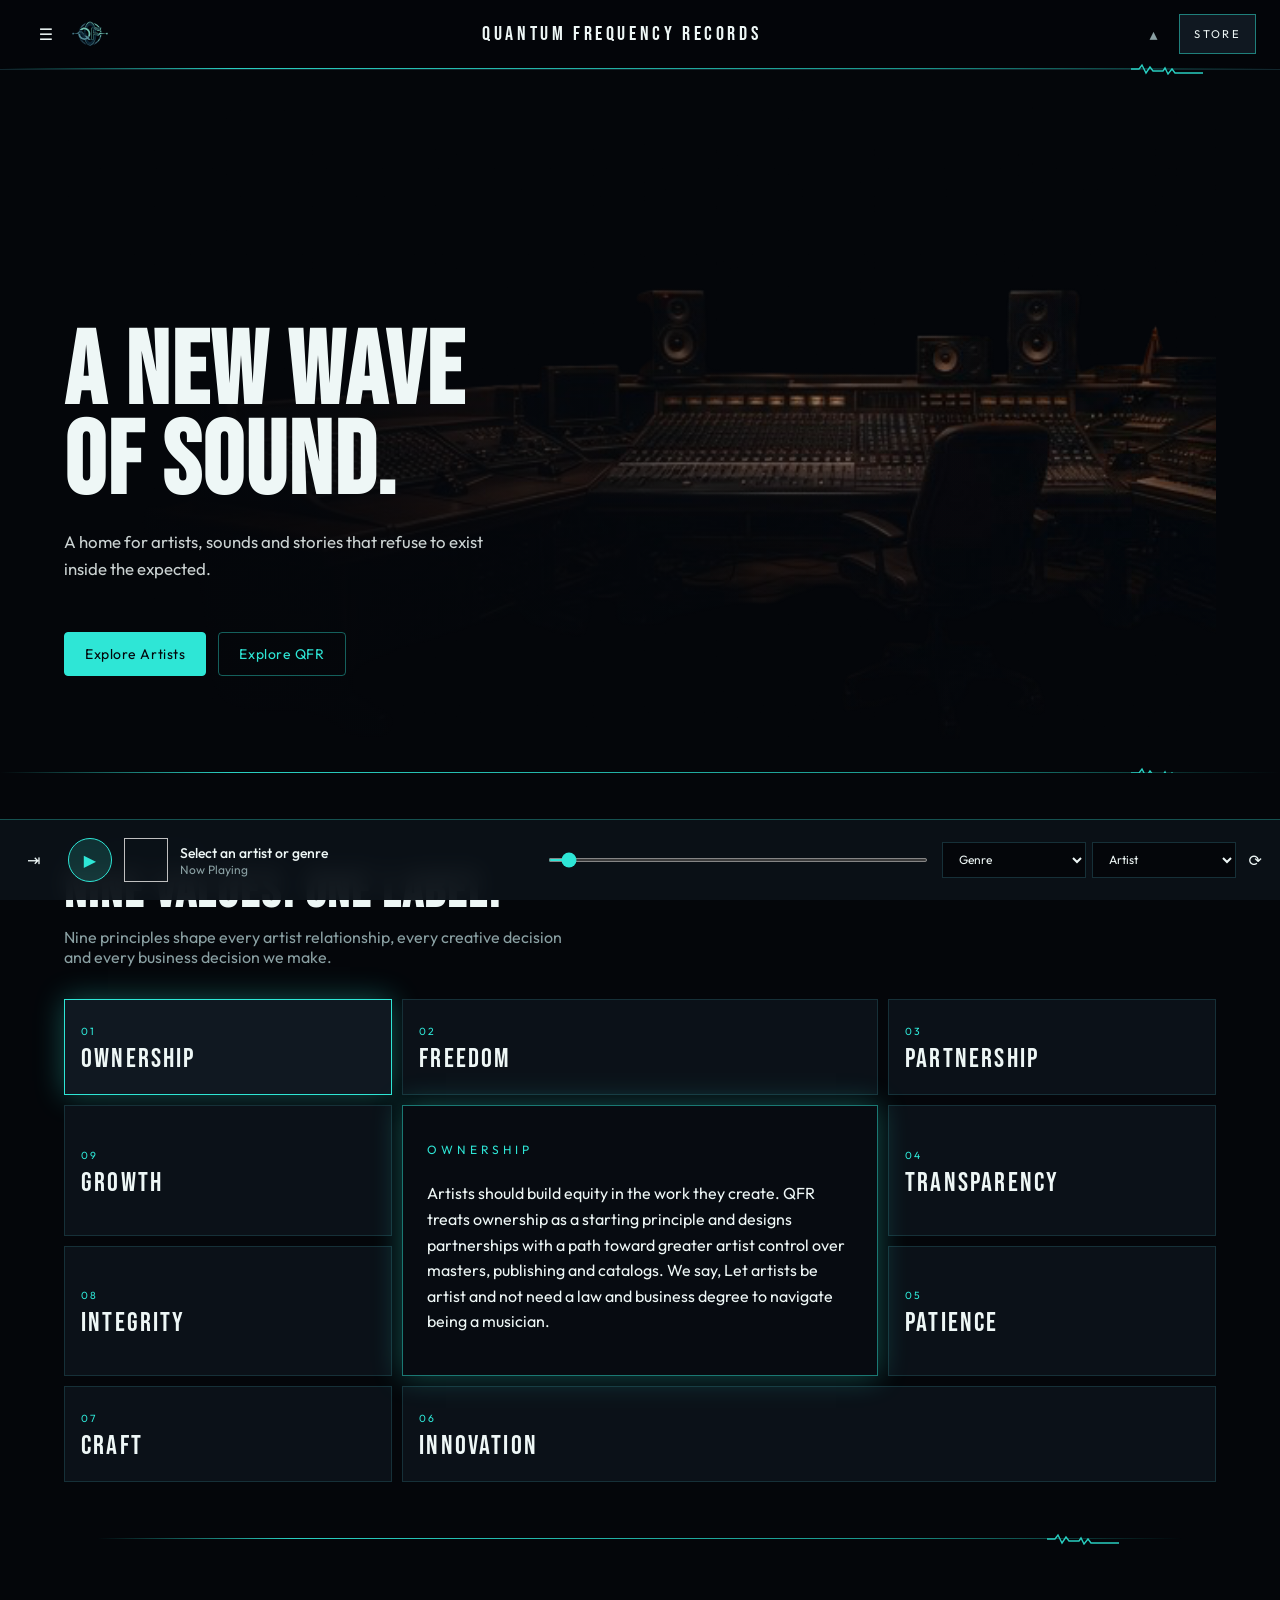
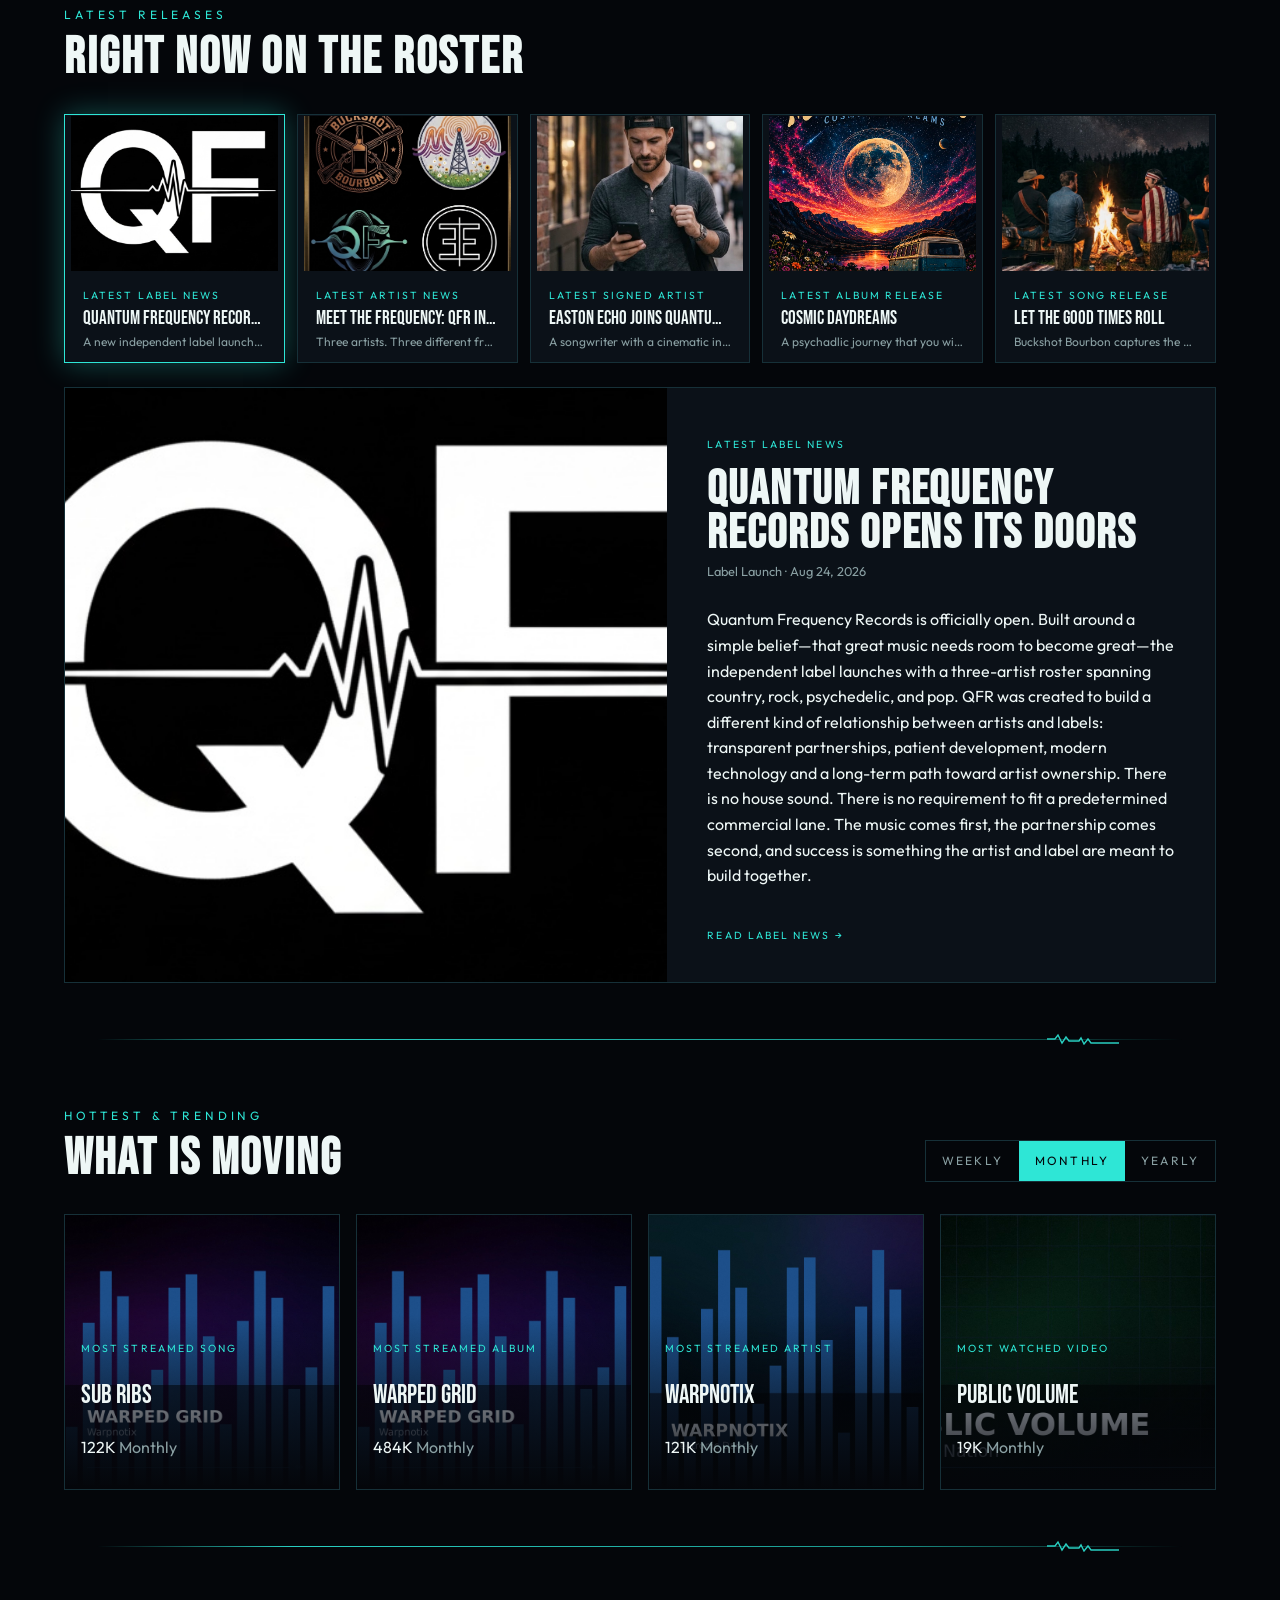
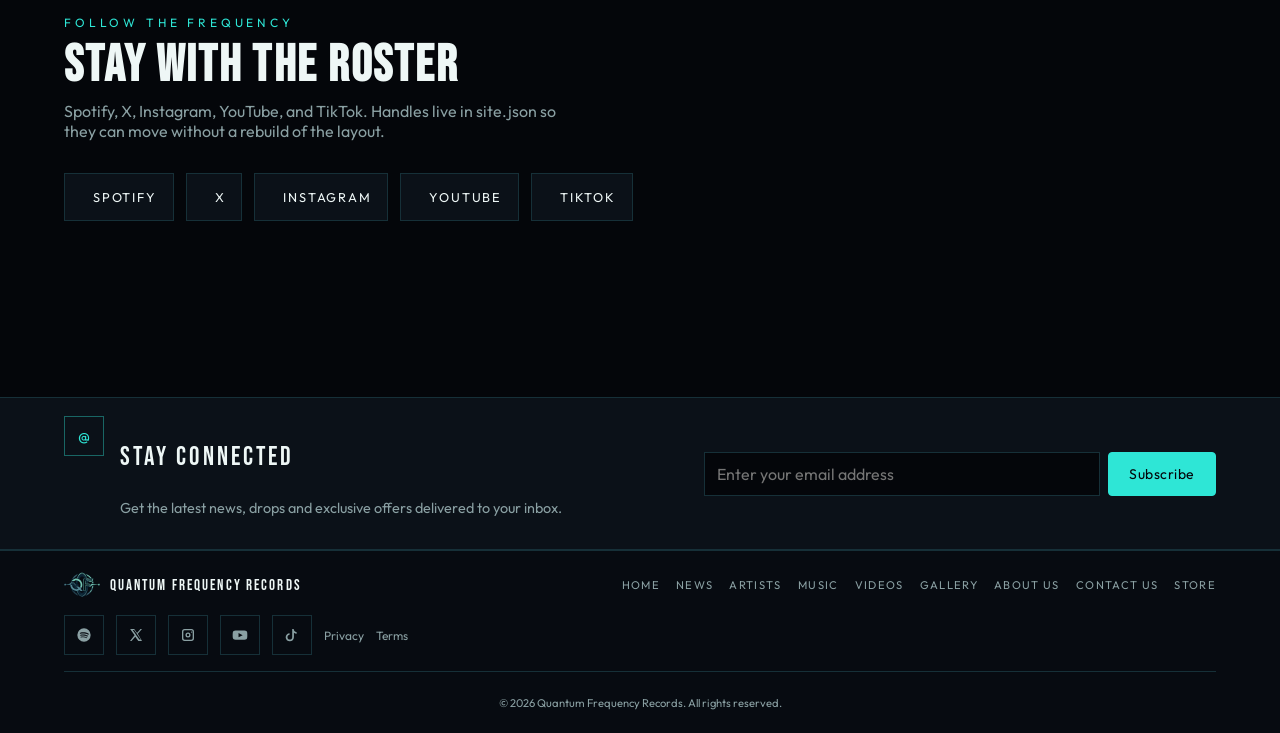
<file: pages/home.html>
<!DOCTYPE html>
<html lang="en" data-root="../">
<head>
  <meta charset="utf-8">
  <meta name="viewport" content="width=device-width, initial-scale=1">
  <title>Home — Quantum Frequency Records</title>
  <meta name="description" content="Quantum Frequency Records — A different kind of record label built around artist ownership, creative freedom and music that refuses to stay in its lane.">
  <meta name="theme-color" content="#04060a">
  <link rel="icon" type="image/svg+xml" href="../favicon.svg">
  <link rel="stylesheet" href="../assets/css/site.css">
</head>
<body>
  <div id="site-header"></div>
  <main id="app" class="page-pad"></main>
  <div id="site-footer"></div>
  <div id="now-playing"></div>
  <script src="../js/site.js"></script>
  <script src="../js/home.js"></script>
</body>
</html>
</file>
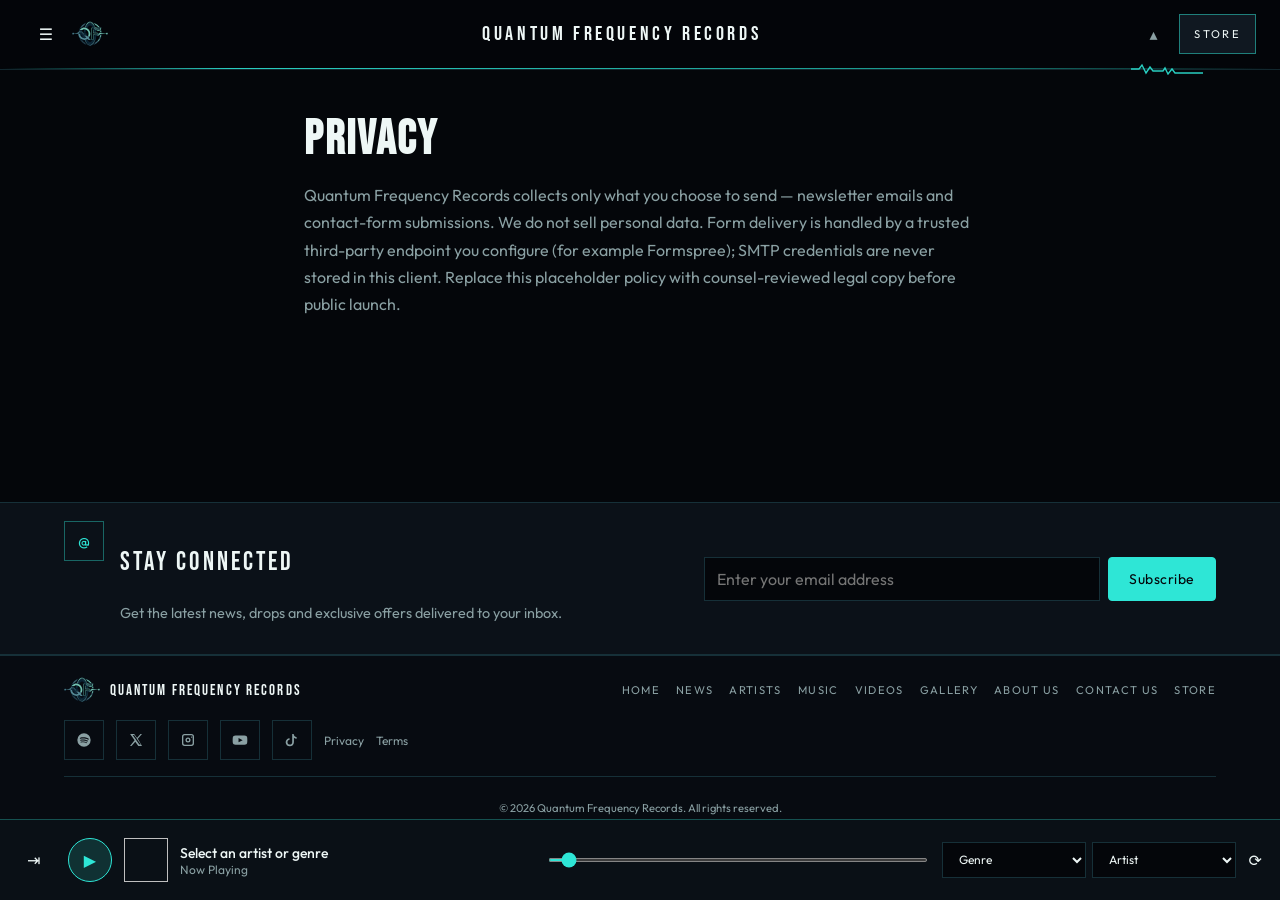
<file: pages/privacy.html>
<!DOCTYPE html>
<html lang="en" data-root="../">
<head>
  <meta charset="utf-8">
  <meta name="viewport" content="width=device-width, initial-scale=1">
  <title>Privacy — Quantum Frequency Records</title>
  <meta name="description" content="Quantum Frequency Records — a home for artists, sounds and stories that refuse to exist inside the expected.">
  <meta name="theme-color" content="#04060a">
  <link rel="icon" type="image/svg+xml" href="../favicon.svg">
  <link rel="stylesheet" href="../assets/css/site.css">
</head>
<body data-page="privacy">
  <div id="site-header"></div>
  <main id="app" class="page-pad"></main>
  <div id="site-footer"></div>
  <div id="now-playing"></div>
  <script src="../js/site.js"></script>
  <script src="../js/simple.js"></script>
</body>
</html>
</file>
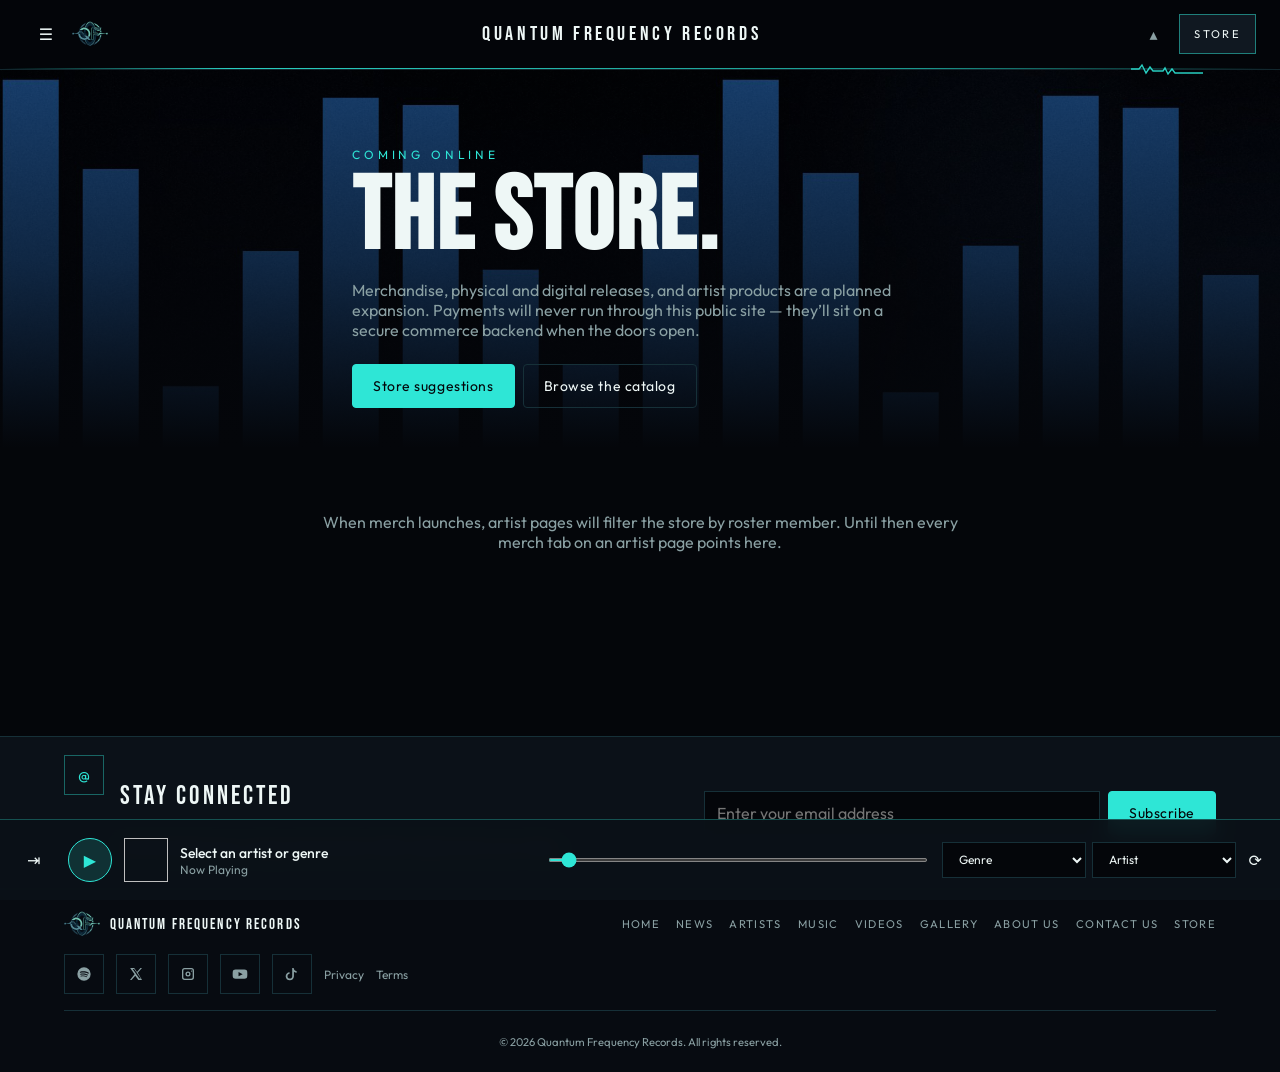
<file: pages/store.html>
<!DOCTYPE html>
<html lang="en" data-root="../">
<head>
  <meta charset="utf-8">
  <meta name="viewport" content="width=device-width, initial-scale=1">
  <title>Store — Quantum Frequency Records</title>
  <meta name="description" content="Quantum Frequency Records — a home for artists, sounds and stories that refuse to exist inside the expected.">
  <meta name="theme-color" content="#04060a">
  <link rel="icon" type="image/svg+xml" href="../favicon.svg">
  <link rel="stylesheet" href="../assets/css/site.css">
</head>
<body data-page="store">
  <div id="site-header"></div>
  <main id="app" class="page-pad"></main>
  <div id="site-footer"></div>
  <div id="now-playing"></div>
  <script src="../js/site.js"></script>
  <script src="../js/simple.js"></script>
</body>
</html>
</file>
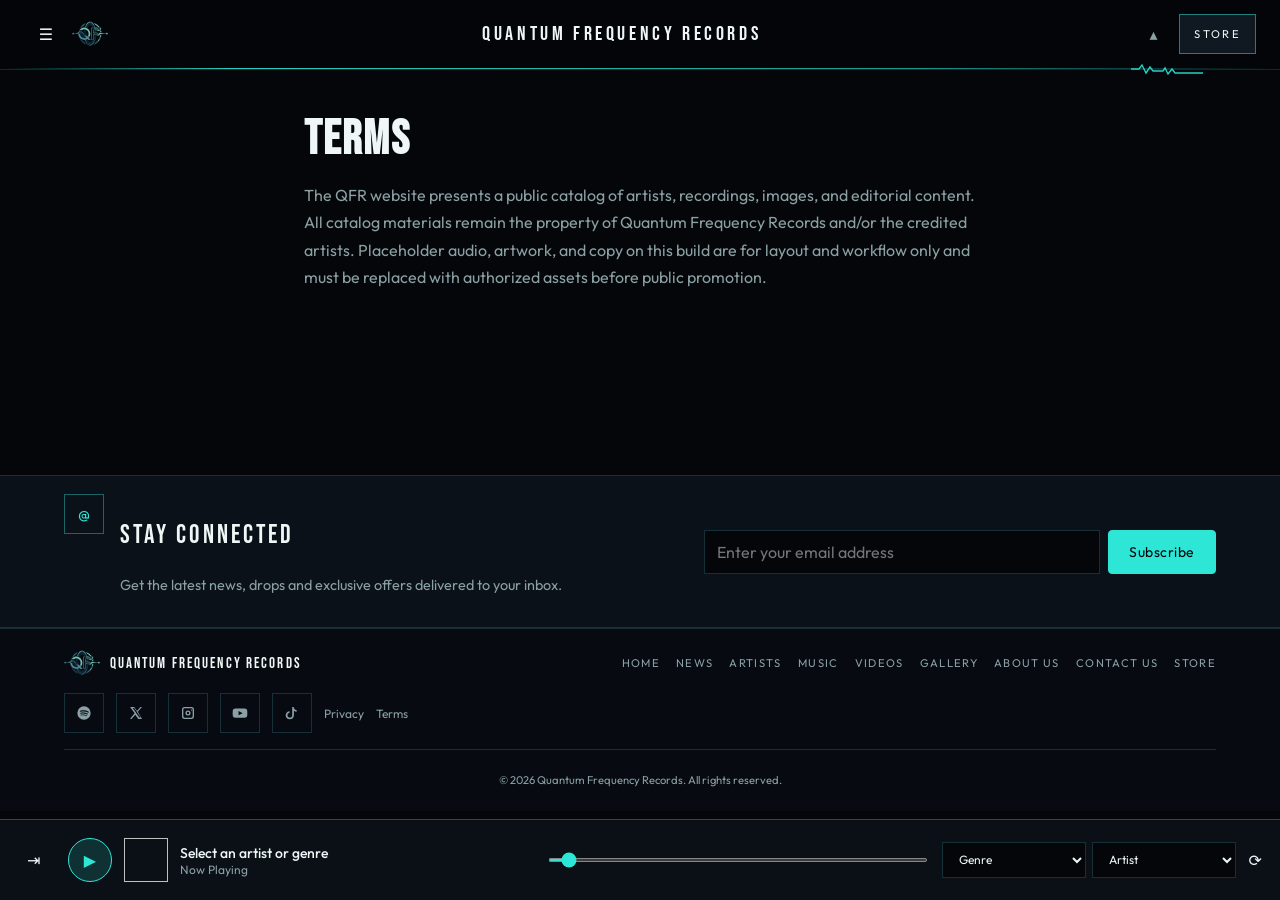
<file: pages/terms.html>
<!DOCTYPE html>
<html lang="en" data-root="../">
<head>
  <meta charset="utf-8">
  <meta name="viewport" content="width=device-width, initial-scale=1">
  <title>Terms — Quantum Frequency Records</title>
  <meta name="description" content="Quantum Frequency Records — a home for artists, sounds and stories that refuse to exist inside the expected.">
  <meta name="theme-color" content="#04060a">
  <link rel="icon" type="image/svg+xml" href="../favicon.svg">
  <link rel="stylesheet" href="../assets/css/site.css">
</head>
<body data-page="terms">
  <div id="site-header"></div>
  <main id="app" class="page-pad"></main>
  <div id="site-footer"></div>
  <div id="now-playing"></div>
  <script src="../js/site.js"></script>
  <script src="../js/simple.js"></script>
</body>
</html>
</file>
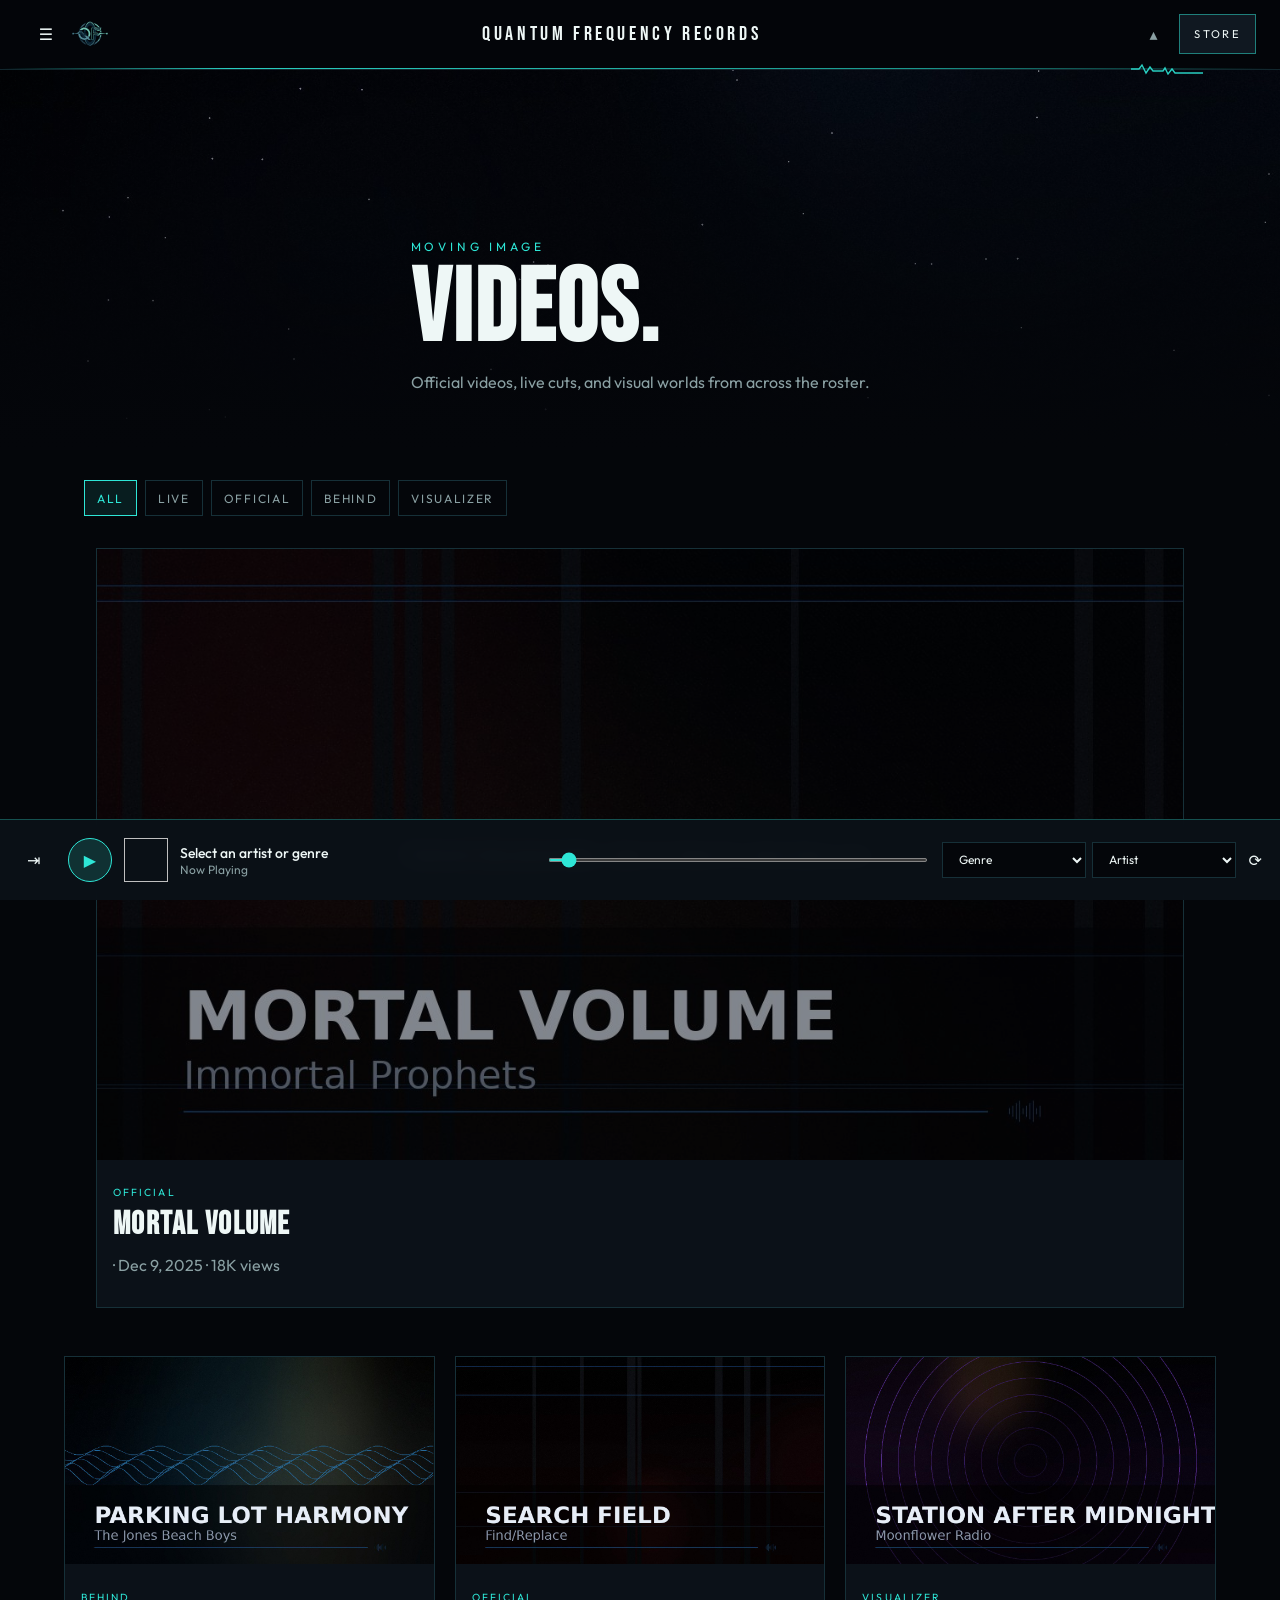
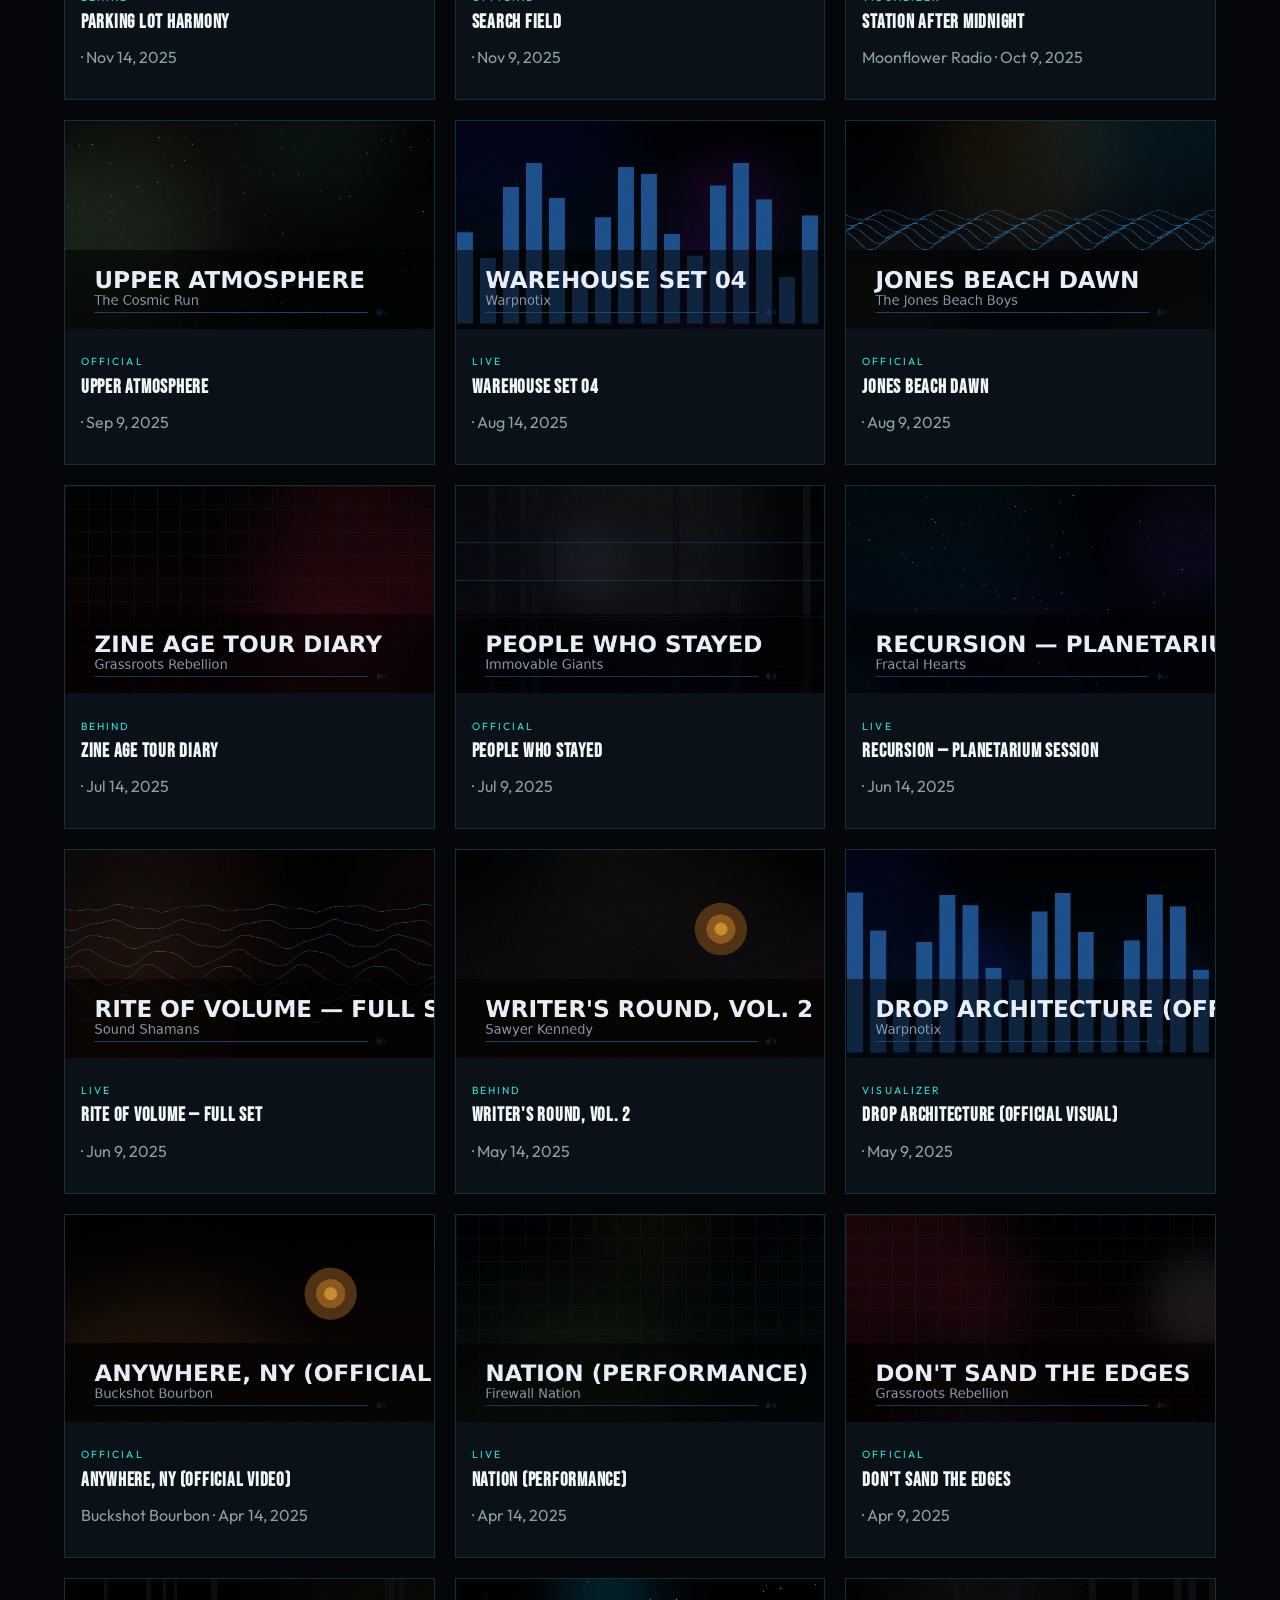
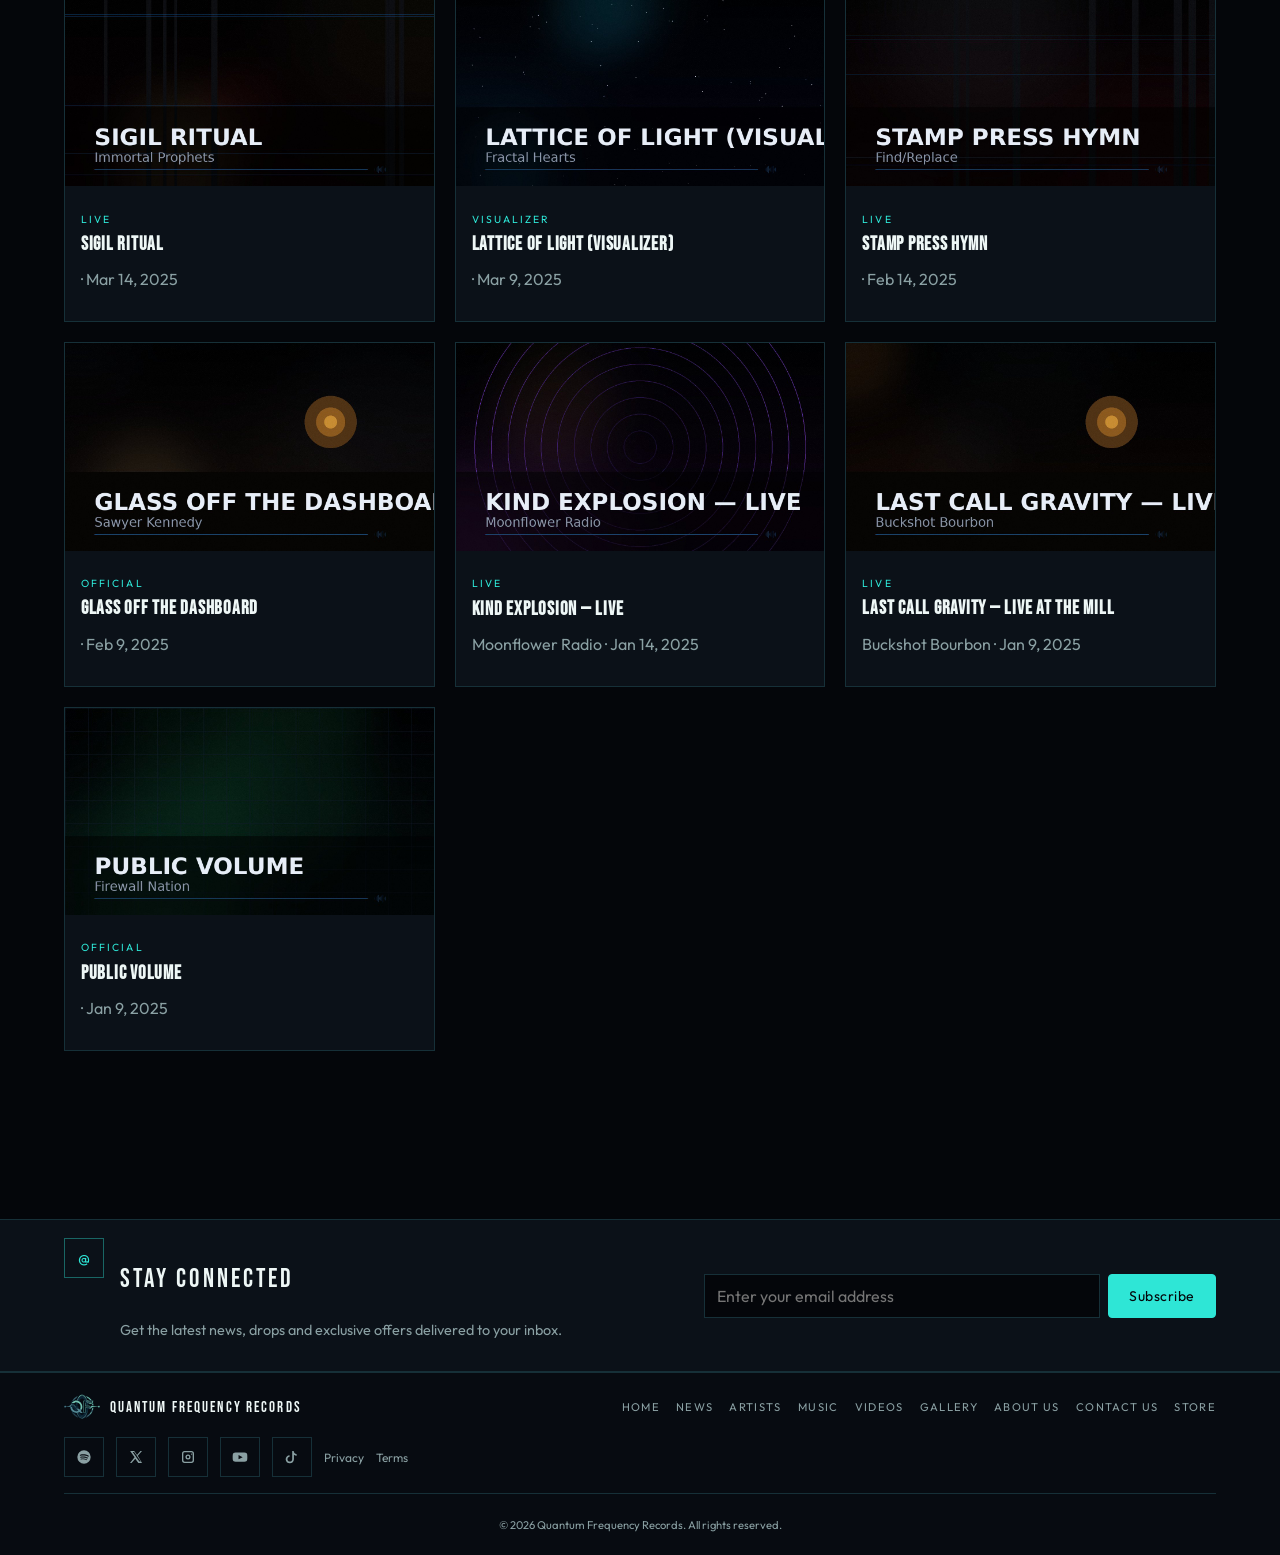
<file: pages/videos.html>
<!DOCTYPE html>
<html lang="en" data-root="../">
<head>
  <meta charset="utf-8">
  <meta name="viewport" content="width=device-width, initial-scale=1">
  <title>Videos — Quantum Frequency Records</title>
  <meta name="description" content="Quantum Frequency Records — a home for artists, sounds and stories that refuse to exist inside the expected.">
  <meta name="theme-color" content="#04060a">
  <link rel="icon" type="image/svg+xml" href="../favicon.svg">
  <link rel="stylesheet" href="../assets/css/site.css">
</head>
<body>
  <div id="site-header"></div>
  <main id="app" class="page-pad"></main>
  <div id="site-footer"></div>
  <div id="now-playing"></div>
  <script src="../js/site.js"></script>
  <script src="../js/videos.js"></script>
</body>
</html>
</file>
<file: css/style.css>
/* ============================================================
   QUANTUM FREQUENCY RECORDS
   LANDING PAGE
   ============================================================ */

@import url("https://fonts.googleapis.com/css2?family=Bebas+Neue&family=Outfit:wght@300;400;500;600;700&display=swap");


/* ------------------------------------------------------------
   RESET
------------------------------------------------------------ */

* {
    margin: 0;
    padding: 0;
    box-sizing: border-box;
}


html {
    width: 100%;
    min-height: 100%;
    background: #000;
    scroll-behavior: smooth;
}


body {
    width: 100%;
    min-height: 100%;
    background: #000;
    color: #fff;
    font-family:
        "Outfit",
        Inter,
        Helvetica Neue,
        Helvetica,
        Arial,
        sans-serif;

    overflow-x: hidden;
}


/* ------------------------------------------------------------
   LANDING CONTAINER
------------------------------------------------------------ */

.landing {
    position: relative;

    width: 100%;
    min-height: 100svh;

    display: flex;
    align-items: center;
    justify-content: center;

    overflow: hidden;

    background: #000;
}


/* ------------------------------------------------------------
   OPTIONAL BACKGROUND IMAGE
------------------------------------------------------------ */

.background-image {
    position: absolute;
    inset: 0;

    z-index: 0;

    background-image:
        url("../assets/images/backgrounds/landing-background.jpg");

    background-size: cover;
    background-position: center;

    opacity: 0;

    transition: opacity 2s ease;

    pointer-events: none;
}


/*
   If the background image exists, JavaScript will add
   the "background-loaded" class.
*/

.background-loaded .background-image {
    opacity: 0.18;
}


/* ------------------------------------------------------------
   AMBIENT BACKGROUND
------------------------------------------------------------ */

.ambient-background {
    position: absolute;
    inset: -20%;

    z-index: 1;

    background:

        radial-gradient(
            circle at 50% 48%,
            rgba(255, 255, 255, 0.10) 0%,
            rgba(255, 255, 255, 0.035) 18%,
            transparent 48%
        ),

        radial-gradient(
            circle at 15% 20%,
            rgba(100, 140, 255, 0.08),
            transparent 38%
        ),

        radial-gradient(
            circle at 85% 80%,
            rgba(160, 80, 255, 0.07),
            transparent 40%
        );

    animation:
        ambientMovement 18s ease-in-out infinite alternate;

    pointer-events: none;
}


@keyframes ambientMovement {

    0% {
        transform: scale(1) translate3d(0, 0, 0);
    }

    50% {
        transform: scale(1.04) translate3d(-1%, 1%, 0);
    }

    100% {
        transform: scale(1.08) translate3d(1%, -1%, 0);
    }

}


/* ------------------------------------------------------------
   LOGO WATERMARK
------------------------------------------------------------ */

.logo-watermark {
    position: absolute;

    width: min(72vw, 720px);

    left: 50%;
    top: 50%;

    transform:
        translate(-50%, -50%)
        scale(1);

    z-index: 2;

    opacity: 0.035;

    pointer-events: none;

    animation:
        watermarkPulse 12s ease-in-out infinite;
}


.logo-watermark img {
    display: block;

    width: 100%;
    height: auto;

    filter:
        grayscale(100%)
        brightness(2);
}


@keyframes watermarkPulse {

    0%,
    100% {
        opacity: 0.025;
        transform:
            translate(-50%, -50%)
            scale(1);
    }

    50% {
        opacity: 0.055;
        transform:
            translate(-50%, -50%)
            scale(1.035);
    }

}


/* ------------------------------------------------------------
   PARTICLE CANVAS
------------------------------------------------------------ */

#particleCanvas {
    position: absolute;

    inset: 0;

    width: 100%;
    height: 100%;

    z-index: 3;

    pointer-events: none;
}


/* ------------------------------------------------------------
   CINEMATIC OVERLAY
------------------------------------------------------------ */

.cinematic-overlay {
    position: absolute;

    inset: 0;

    z-index: 4;

    pointer-events: none;

    background:

        radial-gradient(
            ellipse at center,
            transparent 25%,
            rgba(0, 0, 0, 0.22) 65%,
            rgba(0, 0, 0, 0.82) 100%
        );

    box-shadow:
        inset 0 0 180px rgba(0, 0, 0, 0.85);
}


/* ------------------------------------------------------------
   LANDING CONTENT
------------------------------------------------------------ */

.landing-content {
    position: relative;

    z-index: 10;

    width: min(92%, 1100px);

    min-height: 100svh;

    display: flex;

    flex-direction: column;

    align-items: center;

    text-align: center;

    padding:
        72px
        20px
        24px;

    animation:
        contentReveal 1.8s ease forwards;
}

.headline-block {
    display: flex;
    flex-direction: column;
    align-items: center;
}


@keyframes contentReveal {

    from {
        opacity: 0;
        transform: translateY(20px);
    }

    to {
        opacity: 1;
        transform: translateY(0);
    }

}


/* ------------------------------------------------------------
   EYEBROW
------------------------------------------------------------ */

.eyebrow {
    margin-bottom: 22px;

    font-size: clamp(
        0.55rem,
        1vw,
        0.75rem
    );

    letter-spacing: 0.42em;

    font-weight: 500;

    opacity: 0.68;
}


/* ------------------------------------------------------------
   HEADLINE
------------------------------------------------------------ */

.headline-wrapper {
    max-width: 1050px;
}


h1 {
    font-family: "Bebas Neue", "Oswald", sans-serif;

    font-size: clamp(
        2.4rem,
        7vw,
        6.8rem
    );

    line-height: 0.88;

    letter-spacing: 0.02em;

    font-weight: 400;

    text-wrap: balance;

    text-shadow:
        0 0 30px rgba(255, 255, 255, 0.06),
        0 0 80px rgba(255, 255, 255, 0.035);
}


/* ------------------------------------------------------------
   EXPLORE BUTTON
------------------------------------------------------------ */

.explore-button {
    position: relative;

    margin-top: 48px;

    min-width: 190px;

    padding: 17px 27px;

    border: 1px solid rgba(46, 230, 214, 0.55);

    border-radius: 0;

    background:
        rgba(46, 230, 214, 0.10);

    color: #fff;

    display: flex;

    align-items: center;
    justify-content: center;

    gap: 22px;

    font-family: "Bebas Neue", "Oswald", sans-serif;

    font-size: 1.1rem;

    letter-spacing: 0.32em;

    text-transform: uppercase;

    cursor: pointer;

    backdrop-filter: blur(12px);

    -webkit-backdrop-filter: blur(12px);

    transition:
        transform 0.35s ease,
        background 0.35s ease,
        border-color 0.35s ease,
        box-shadow 0.35s ease;

    overflow: hidden;
}


.explore-button::before {
    content: "";

    position: absolute;

    inset: 0;

    background:
        linear-gradient(
            110deg,
            transparent 20%,
            rgba(255, 255, 255, 0.15) 50%,
            transparent 80%
        );

    transform: translateX(-120%);

    transition:
        transform 0.8s ease;
}


.explore-button:hover::before {
    transform: translateX(120%);
}


.explore-button:hover {
    transform: translateY(-3px);

    border-color:
        rgba(46, 230, 214, 0.9);

    background:
        rgba(46, 230, 214, 0.16);

    box-shadow:
        0 0 30px rgba(46, 230, 214, 0.28);
}


.explore-button:active {
    transform: translateY(0);
}


.button-text,
.button-arrow {
    position: relative;

    z-index: 2;
}


.button-arrow {
    font-size: 1.15rem;

    letter-spacing: 0;

    transition:
        transform 0.3s ease;
}


.explore-button:hover .button-arrow {
    transform: translateX(5px);
}


/* ------------------------------------------------------------
   SUBTITLE
------------------------------------------------------------ */

.subtitle {
    position: relative;

    flex: 1;

    display: flex;

    justify-content: center;
    align-items: center;

    flex-wrap: wrap;

    gap: 10px;

    width: 100%;

    min-height: 4.5rem;

    font-family: "Bebas Neue", "Oswald", sans-serif;

    font-size: clamp(
        1.1rem,
        2.4vw,
        1.6rem
    );

    letter-spacing: 0.22em;

    text-transform: uppercase;

    color: rgba(255, 255, 255, 0.38);
}


.subtitle-word {
    position: relative;

    transition:
        color 0.8s ease,
        opacity 0.8s ease,
        text-shadow 0.8s ease,
        transform 0.8s ease;

    opacity: 0.38;
}


.subtitle-word.active {
    color: #eef7f6;

    opacity: 1;

    transform: translateY(-2px);

    text-shadow:
        0 0 8px rgba(46, 230, 214, 0.95),
        0 0 22px rgba(46, 230, 214, 0.7),
        0 0 50px rgba(46, 230, 214, 0.4);
}


.subtitle-separator {
    opacity: 0.25;
}


/* ------------------------------------------------------------
   BOTTOM BRAND
------------------------------------------------------------ */

.bottom-brand {
    position: relative;

    z-index: 12;

    width: auto;

    opacity: 0.92;

    pointer-events: none;

    display: flex;

    flex-direction: column;

    align-items: center;

    margin-top: 8px;

    padding-bottom: 8px;
}


.bottom-brand img {
    display: block;

    width: min(110px, 22vw);

    height: auto;
}

.bottom-brand .brand-name {
    margin-top: 10px;
    font-family: "Bebas Neue", "Oswald", sans-serif;
    font-size: 0.85rem;
    letter-spacing: 0.42em;
    color: #eef7f6;
}

.bottom-brand .brand-sub {
    margin-top: 4px;
    font-family: "Bebas Neue", "Oswald", sans-serif;
    font-size: 0.7rem;
    letter-spacing: 0.55em;
    color: #2ee6d6;
}


/* ------------------------------------------------------------
   SCROLL INDICATOR
------------------------------------------------------------ */

.scroll-indicator {
    position: absolute;

    z-index: 12;

    right: 28px;

    bottom: 28px;

    display: flex;

    align-items: center;

    gap: 12px;

    transform: rotate(-90deg);

    transform-origin: right bottom;

    opacity: 0.42;

    pointer-events: none;
}


.scroll-text {
    font-size: 0.55rem;

    letter-spacing: 0.35em;
}


.scroll-line {
    display: block;

    width: 55px;

    height: 1px;

    background:
        rgba(255, 255, 255, 0.65);

    position: relative;

    overflow: hidden;
}


.scroll-line::after {
    content: "";

    position: absolute;

    top: 0;
    left: -100%;

    width: 100%;
    height: 100%;

    background: #fff;

    animation:
        scrollLine 2.2s ease-in-out infinite;
}


@keyframes scrollLine {

    0% {
        left: -100%;
    }

    50% {
        left: 0;
    }

    100% {
        left: 100%;
    }

}


/* ------------------------------------------------------------
   TRANSITION STATE
------------------------------------------------------------ */

.landing.is-exiting {
    animation:
        landingExit 1.2s ease forwards;
}


@keyframes landingExit {

    from {
        opacity: 1;
        transform: scale(1);
    }

    to {
        opacity: 0;
        transform: scale(1.025);
    }

}


/* ------------------------------------------------------------
   ACCESSIBILITY
------------------------------------------------------------ */

.explore-button:focus-visible {
    outline: 2px solid #fff;

    outline-offset: 5px;
}


@media (prefers-reduced-motion: reduce) {

    *,
    *::before,
    *::after {
        animation-duration: 0.001ms !important;
        animation-iteration-count: 1 !important;
        scroll-behavior: auto !important;
        transition-duration: 0.001ms !important;
    }

}


/* ------------------------------------------------------------
   MOBILE
------------------------------------------------------------ */

@media (max-width: 600px) {

    .landing-content {
        padding:
            70px
            18px
            120px;
    }


    .eyebrow {
        letter-spacing: 0.25em;

        margin-bottom: 18px;
    }


    h1 {
        font-size:
            clamp(
                2.35rem,
                12vw,
                4.2rem
            );

        line-height: 0.98;
    }


    .explore-button {
        margin-top: 55px;

        min-width: 165px;

        padding: 15px 22px;
    }


    .subtitle {
        bottom: 62px;

        gap: 7px;

        letter-spacing: 0.16em;

        font-size: 0.58rem;
    }


    .bottom-brand {
        bottom: 17px;

        width: 115px;
    }


    .scroll-indicator {
        display: none;
    }


    .logo-watermark {
        width: 100vw;
    }

}


/* ------------------------------------------------------------
   VERY SMALL SCREENS
------------------------------------------------------------ */

@media (max-width: 380px) {

    h1 {
        font-size: 2.15rem;
    }


    .subtitle {
        max-width: 300px;

        margin: 0 auto;

        line-height: 1.8;
    }

}

.wave-field {
    position: absolute;
    inset: 0;
    z-index: 4;
    overflow: hidden;
    pointer-events: none;
}

.wave-layer {
    position: absolute;
    left: -50%;
    width: 200%;
    pointer-events: none;
}

.wave-layer svg {
    width: 100%;
    height: 100%;
}

.wave-a {
    bottom: 16%;
    height: 160px;
    animation: wave-drift 28s linear infinite;
}

.wave-b {
    bottom: 8%;
    height: 120px;
    animation: wave-drift 40s linear infinite reverse;
    opacity: 0.85;
}

.wave-c {
    bottom: 2%;
    height: 80px;
    animation: wave-drift 22s linear infinite;
    opacity: 0.7;
}

#frequencyCanvas {
    position: absolute;
    inset: 0;
    z-index: 5;
    width: 100%;
    height: 100%;
    pointer-events: none;
}

.fx-toggle {
    position: absolute;
    top: 18px;
    right: 18px;
    z-index: 20;
    height: 40px;
    padding: 0 14px;
    border: 1px solid rgba(46, 230, 214, 0.5);
    background: rgba(4, 6, 10, 0.5);
    color: #eef7f6;
    font-family: "Bebas Neue", "Oswald", sans-serif;
    letter-spacing: 0.22em;
    font-size: 0.8rem;
    cursor: pointer;
    backdrop-filter: blur(8px);
}

.fx-toggle:hover {
    border-color: #2ee6d6;
    box-shadow: 0 0 18px rgba(46, 230, 214, 0.35);
}

.landing.fx-off .wave-field,
.landing.fx-off #particleCanvas,
.landing.fx-off #frequencyCanvas {
    display: none;
}

@keyframes wave-drift {
    from { transform: translateX(0); }
    to { transform: translateX(-25%); }
}

@media (prefers-reduced-motion: reduce) {
    .wave-layer { animation: none !important; }
}
</file>
<file: tools/release-manager/styles.css>
@import url('https://fonts.googleapis.com/css2?family=DM+Mono:wght@400;500&family=Manrope:wght@400;500;600;700;800&display=swap');
:root{color-scheme:dark;--bg:#080b12;--panel:#101722;--line:#253243;--muted:#91a0b4;--text:#f3f6fb;--cyan:#79e2e8;--gold:#d6b77a}
*{box-sizing:border-box}body{margin:0;background:radial-gradient(ellipse at 80% 0%,#152637 0,transparent 36%),var(--bg);color:var(--text);font-family:Manrope,system-ui,sans-serif;line-height:1.55}.topbar{height:76px;border-bottom:1px solid #202c3a;display:flex;align-items:center;justify-content:space-between;padding:0 max(5vw,20px);position:sticky;top:0;background:#080b12ed;backdrop-filter:blur(14px);z-index:3}.brand{display:flex;align-items:center;gap:12px}.mark{width:38px;height:38px;border:1px solid var(--cyan);border-radius:50%;display:grid;place-items:center;color:var(--cyan);font-size:21px;font-weight:800}.brand b{display:block;font-size:11px;letter-spacing:.17em}.brand small{color:var(--muted);font-size:11px}.private-pill,.eyebrow,.stepno,.micro,footer{font-family:"DM Mono",monospace;letter-spacing:.12em}.private-pill{font-size:9px;color:var(--cyan);border:1px solid #31505b;border-radius:30px;padding:7px 10px}main{max-width:880px;margin:auto;padding:42px 22px 80px}.intro{padding:22px 0 38px}.eyebrow{font-size:10px;color:var(--cyan);margin:0 0 12px}.intro h1{font-size:clamp(42px,8vw,72px);line-height:1.02;letter-spacing:-.055em;margin:0;font-weight:800}.intro h1 em{font-style:normal;color:var(--cyan)}.sub{max-width:550px;color:#aeb9c8;font-size:15px;margin:20px 0 28px}.steps{display:flex;align-items:center;gap:10px;flex-wrap:wrap;color:#68788c;font:10px "DM Mono",monospace;letter-spacing:.07em}.steps span.active{color:var(--cyan)}.steps i{height:1px;width:28px;background:#344354}.panel{background:linear-gradient(145deg,#111a27,#0d131d);border:1px solid var(--line);border-radius:16px;padding:25px;margin:16px 0;box-shadow:0 16px 50px #0002}.panel-head{display:flex;justify-content:space-between;align-items:flex-start;margin-bottom:12px}.panel h2{font-size:23px;letter-spacing:-.035em;margin:0}.stepno{color:#526477;font-size:12px}.help{color:var(--muted);font-size:13px;margin:9px 0 20px}.file-grid,.field-grid{display:grid;grid-template-columns:repeat(2,minmax(0,1fr));gap:13px}.file-tile,.upload{display:flex;flex-direction:column;gap:4px;border:1px dashed #405165;border-radius:10px;padding:15px;background:#0b111a;color:var(--text);font-size:13px}.file-tile small,.upload small{color:var(--muted);font-size:11px}.file-tile input,.upload input{font-size:11px;margin-top:7px;max-width:100%}.statusline{font:11px "DM Mono",monospace;color:var(--muted);padding-top:14px}.field-grid{margin:16px 0}label{display:block;color:#cbd5e1;font-size:12px;font-weight:600}input,select,textarea{width:100%;margin-top:7px;background:#080e17;border:1px solid #2c3a4b;border-radius:8px;color:var(--text);padding:12px;font:13px Manrope,sans-serif;min-width:0}input:focus,select:focus,textarea:focus{outline:1px solid var(--cyan);border-color:var(--cyan)}input[type=file]{padding:5px;background:transparent;border:0}input[type=checkbox]{width:auto;margin:0;accent-color:var(--cyan)}.wide{display:block;margin:18px 0}.checkline{display:flex;gap:10px;align-items:center;margin:13px 0;color:#aeb9c8;font-weight:500}.checkline code{color:var(--cyan)}.asset-note{background:#111d29;border-left:2px solid var(--gold);padding:13px 15px;color:#aeb9c8;font-size:12px;margin-top:15px}.asset-note b{color:var(--gold)}.checks{background:#090f18;border:1px solid #263545;border-radius:10px;padding:14px;margin:16px 0}.check{display:flex;gap:9px;align-items:flex-start;font-size:12px;padding:5px 0}.ok{color:#91e3bc}.warn{color:#f0c77d}.bad{color:#ff9b9b}.actions{display:flex;gap:10px;flex-wrap:wrap;margin-top:18px}.btn{border-radius:9px;padding:13px 18px;font:700 12px Manrope,sans-serif;cursor:pointer}.primary{background:var(--cyan);color:#061116;border:1px solid var(--cyan)}.secondary{background:transparent;color:var(--text);border:1px solid #46576a}.btn span{padding-left:12px}.micro{font-size:9px;color:#718196;line-height:1.7;margin-top:14px;letter-spacing:.04em}.result{border-color:#426b6c}.result h2{margin-bottom:10px}.compact{padding:21px}.compact h2{font-size:19px}.compact .help{margin-bottom:0}footer{border-top:1px solid #202c3a;padding:22px 5vw;color:#64758a;font-size:9px;display:flex;justify-content:space-between;gap:10px;flex-wrap:wrap}footer span{letter-spacing:0;font-family:Manrope,sans-serif;font-size:11px}@media(max-width:600px){.topbar{height:66px;padding:0 16px}.brand b{font-size:9px}.private-pill{font-size:8px;padding:6px 8px}main{padding:26px 14px 55px}.panel{padding:19px 16px}.file-grid,.field-grid{grid-template-columns:1fr}.intro{padding-top:15px}.steps{gap:7px}.steps i{width:13px}.actions .btn{width:100%}}
</file>
<file: assets/css/site.css>
@import url("https://fonts.googleapis.com/css2?family=Bebas+Neue&family=Outfit:wght@300;400;500;600;700&display=swap");

:root {
  --bg: #04060a;
  --bg-2: #070b11;
  --surface: #0b1118;
  --surface-2: #101821;
  --fg: #eef7f6;
  --muted: #8aa0a3;
  --accent: #2ee6d6;
  --accent-2: #8af6ec;
  --border: #163038;
  --line: #1ea89c;
  --danger: #f07178;
  --font-sans: "Outfit", ui-sans-serif, system-ui, sans-serif;
  --font-display: "Bebas Neue", "Oswald", ui-sans-serif, sans-serif;
  --glow: 0 0 28px color-mix(in srgb, #2ee6d6 32%, transparent);
}

* { box-sizing: border-box; border-color: var(--border); }
html, body { margin: 0; background: var(--bg); color: var(--fg); font-family: var(--font-sans); min-height: 100dvh; -webkit-font-smoothing: antialiased; }
img { max-width: 100%; height: auto; display: block; }
a { color: inherit; text-decoration: none; }
button, select, input, textarea { font: inherit; color: inherit; }
button { cursor: pointer; background: none; border: 0; }
h1, h2, h3, h4 { font-family: var(--font-display); letter-spacing: 0.04em; line-height: 0.92; margin: 0; text-wrap: balance; }
p { text-wrap: pretty; }
::selection { background: color-mix(in srgb, var(--accent) 40%, transparent); color: var(--fg); }

.wrap { max-width: 72rem; margin: 0 auto; padding: 0 1.25rem; }
@media (min-width: 768px) { .wrap { padding: 0 2rem; } }
.page-pad { padding-bottom: 7.5rem; }
.page-pad-side { padding-bottom: 2rem; }
body.np-docked .page-pad { padding-bottom: 2rem; }
.hairline { box-shadow: inset 0 0 0 1px var(--border); }
.glow { box-shadow: var(--glow); }
.text-glow { text-shadow: 0 0 18px color-mix(in srgb, var(--accent) 70%, transparent); }

.freq { position: relative; height: 1px; width: 100%; background: linear-gradient(90deg, transparent, var(--accent) 18%, var(--line) 72%, transparent); opacity: 0.9; }
.freq::after {
  content: ""; position: absolute; right: 6%; top: 50%; width: 72px; height: 12px; transform: translateY(-50%);
  background-image: url("data:image/svg+xml;utf8,<svg xmlns='http://www.w3.org/2000/svg' viewBox='0 0 72 12' fill='none' stroke='%232ee6d6' stroke-width='1.4'><path d='M0 6h8l3-4 4 8 4-6 3 4h10l2-3 3 6 4-5 3 4h28'/></svg>");
  background-repeat: no-repeat; background-size: contain;
}

/* Header */
.site-header { position: sticky; top: 0; z-index: 40; background: color-mix(in srgb, var(--bg) 92%, transparent); backdrop-filter: blur(10px); border-bottom: 1px solid color-mix(in srgb, var(--border) 80%, transparent); }
.hdr { position: relative; display: grid; grid-template-columns: auto 1fr auto; align-items: center; gap: 0.75rem; height: 4rem; max-width: 1400px; margin: 0 auto; padding: 0 0.75rem; }
.site-header.collapsed .hdr { height: 2.75rem; }
.hdr-left { display: flex; align-items: center; gap: 0.25rem; }
.icon-btn { width: 2.75rem; height: 2.75rem; display: inline-flex; align-items: center; justify-content: center; color: var(--fg); }
.wordmark { display: flex; align-items: center; gap: 0.6rem; }
.hdr-logo, .qfr-header-logo { width: 2.25rem; height: 2.25rem; object-fit: contain; }
.site-header.collapsed .hdr-logo, .site-header.collapsed .qfr-header-logo { width: 1.75rem; height: 1.75rem; }
.hdr-center { text-align: center; font-family: var(--font-display); letter-spacing: 0.18em; font-size: clamp(0.7rem, 2.2vw, 1.25rem); pointer-events: none; white-space: nowrap; overflow: hidden; text-overflow: ellipsis; }
.hdr-right { display: flex; align-items: center; gap: 0.5rem; }
.collapse-btn { display: inline-flex; width: 2.25rem; height: 2.25rem; align-items: center; justify-content: center; color: var(--muted); }
.collapse-btn:hover { color: var(--fg); }
.store-btn { display: inline-flex; align-items: center; height: 2.5rem; padding: 0 0.85rem; border: 1px solid color-mix(in srgb, var(--accent) 50%, transparent); background: var(--surface-2); font-size: 0.7rem; letter-spacing: 0.22em; text-transform: uppercase; }
.store-btn:hover { box-shadow: var(--glow); }

@media (min-width: 1024px) {
  .hdr { height: 4.25rem; padding: 0 1.5rem; }
}

/* Drawer */
.drawer-root { position: fixed; inset: 0; z-index: 50; display: none; }
.drawer-root.open { display: block; }
.drawer-ov { position: absolute; inset: 0; background: color-mix(in srgb, var(--bg) 72%, transparent); backdrop-filter: blur(6px); }
.drawer { position: absolute; inset: 0 auto 0 0; width: min(20rem, 86vw); background: var(--surface); border-right: 1px solid var(--border); display: flex; flex-direction: column; }
.drawer nav { display: flex; flex-direction: column; padding: 1rem; gap: 0.15rem; }
.drawer nav a { padding: 0.75rem; letter-spacing: 0.18em; text-transform: uppercase; font-size: 0.9rem; }
.drawer nav a:hover, .drawer nav a.active { color: var(--accent); }

/* Footer */
.site-footer { border-top: 1px solid var(--border); background: var(--bg-2); }
.ft-row { display: flex; flex-wrap: wrap; align-items: center; justify-content: space-between; gap: 0.75rem 1.25rem; padding: 1rem 0; }
.ft-name { font-family: var(--font-display); letter-spacing: 0.14em; font-size: 0.95rem; }
.ft-nav { display: flex; flex-wrap: wrap; gap: 0.75rem 1rem; }
.ft-nav a { font-size: 0.7rem; letter-spacing: 0.12em; text-transform: uppercase; color: var(--muted); }
.ft-nav a:hover { color: var(--fg); }
.ft-end { display: flex; flex-wrap: wrap; align-items: center; gap: 0.75rem; }
.ft-end a { font-size: 0.75rem; color: var(--muted); }
.ft-end a:hover { color: var(--fg); }
.ft-bar { display: flex; flex-wrap: wrap; justify-content: center; gap: 0.75rem; border-top: 1px solid var(--border); padding: 0.75rem 0; font-size: 0.7rem; color: var(--muted); }
.muted { color: var(--muted); }
.kicker { font-size: 0.75rem; letter-spacing: 0.32em; text-transform: uppercase; color: var(--accent); }
.tiny { font-size: 0.65rem; letter-spacing: 0.2em; text-transform: uppercase; color: var(--accent); }

.stay { border-block: 1px solid var(--border); background: var(--surface); }
.stay-inner { display: flex; flex-direction: column; gap: 1rem; padding: 1.15rem 0; }
@media (min-width: 768px) { .stay-inner { flex-direction: row; align-items: center; justify-content: space-between; } }
.stay-copy { display: flex; gap: 1rem; align-items: flex-start; }
.stay-icon { width: 2.5rem; height: 2.5rem; display: grid; place-items: center; border: 1px solid color-mix(in srgb, var(--accent) 40%, transparent); color: var(--accent); flex-shrink: 0; }
.stay form { display: flex; gap: 0.5rem; width: 100%; max-width: 32rem; }
.stay form input { flex: 1; }

.social-row { display: flex; flex-wrap: wrap; gap: 0.75rem; }
.social-chip { display: inline-flex; align-items: center; gap: 0.75rem; height: 3rem; padding: 0 1rem; border: 1px solid var(--border); background: var(--surface); font-size: 0.8rem; letter-spacing: 0.14em; text-transform: uppercase; }
.social-chip:hover { border-color: var(--accent); box-shadow: var(--glow); }
.social-icon { display: inline-flex; width: 2.5rem; height: 2.5rem; align-items: center; justify-content: center; border: 1px solid var(--border); color: var(--muted); }
.social-icon:hover { border-color: var(--accent); color: var(--accent); }
.social-icon svg { width: 1rem; height: 1rem; fill: currentColor; }

/* Buttons */
.btn { display: inline-flex; align-items: center; justify-content: center; gap: 0.5rem; height: 2.75rem; padding: 0 1.25rem; border-radius: 0.25rem; font-size: 0.875rem; letter-spacing: 0.04em; transition: 150ms ease; }
.btn:active { transform: scale(0.96); }
.btn-primary { background: var(--accent); color: var(--bg); border: 1px solid var(--accent); }
.btn-ghost { border: 1px solid var(--border); color: var(--fg); }
.btn-line { border: 1px solid color-mix(in srgb, var(--accent) 40%, transparent); color: var(--accent); }
.btn-primary:hover, .btn-line:hover { box-shadow: var(--glow); }

input, select, textarea { background: var(--bg); border: 1px solid var(--border); padding: 0 0.75rem; height: 2.75rem; width: 100%; }
textarea { height: auto; padding: 0.75rem; }
input:focus, select:focus, textarea:focus { outline: none; border-color: var(--accent); }

.hero-title { font-size: clamp(2.6rem, 8vw, 7.2rem); line-height: 0.88; letter-spacing: 0.02em; }

/* Page hero */
.page-hero { position: relative; min-height: 42vh; overflow: hidden; display: flex; align-items: flex-end; }
.page-hero img.bg { position: absolute; inset: 0; width: 100%; height: 100%; object-fit: cover; }
.page-hero .veil { position: absolute; inset: 0; background: linear-gradient(to top, var(--bg), color-mix(in srgb, var(--bg) 55%, transparent), color-mix(in srgb, var(--bg) 25%, transparent)); }
.page-hero .inner { position: relative; padding: 4rem 0 2.5rem; }

/* Home studio hero */
.studio-hero { position: relative; min-height: 70vh; overflow: hidden; }
@media (min-width: 768px) { .studio-hero { min-height: 78vh; } }
.studio-hero img.bg { position: absolute; left: 50%; top: 50%; width: 100%; height: 100%; object-fit: cover; transform: translate(-50%, -50%) scale(0.9); transform-origin: center center; }
.studio-hero .veil { position: absolute; inset: 0; background: linear-gradient(to right, var(--bg), color-mix(in srgb, var(--bg) 55%, transparent), transparent), linear-gradient(to top, color-mix(in srgb, var(--bg) 80%, transparent), transparent, color-mix(in srgb, var(--bg) 30%, transparent)); }
.studio-hero .inner { position: relative; min-height: 70vh; display: flex; flex-direction: column; justify-content: flex-end; padding: 4rem 0; }
@media (min-width: 768px) { .studio-hero .inner { min-height: 78vh; padding: 6rem 0; } }

/* Values ring */
.values-ring { display: grid; gap: 0.65rem; grid-template-columns: 1fr 1.45fr 1fr; grid-template-rows: auto 1fr 1fr auto; grid-template-areas: "v1 v2 v3" "v9 mid v4" "v8 mid v5" "v7 v6 v6"; margin-top: 2rem; }
.values-mid { grid-area: mid; display: flex; flex-direction: column; justify-content: center; border: 1px solid color-mix(in srgb, var(--accent) 50%, transparent); background: var(--bg-2); padding: 1.5rem; box-shadow: var(--glow); }
.values-ring [data-box="1"] { grid-area: v1; }
.values-ring [data-box="2"] { grid-area: v2; }
.values-ring [data-box="3"] { grid-area: v3; }
.values-ring [data-box="4"] { grid-area: v4; }
.values-ring [data-box="5"] { grid-area: v5; }
.values-ring [data-box="6"] { grid-area: v6; }
.values-ring [data-box="7"] { grid-area: v7; }
.values-ring [data-box="8"] { grid-area: v8; }
.values-ring [data-box="9"] { grid-area: v9; }
.values-ring button { min-height: 6rem; border: 1px solid var(--border); background: var(--surface); padding: 1.1rem 1rem; text-align: left; }
.values-ring button.on, .values-ring button:hover { border-color: var(--accent); background: var(--surface-2); box-shadow: var(--glow); }
@media (max-width: 767px) {
  .values-ring {
    grid-template-columns: 1fr 1fr;
    grid-template-rows: auto;
    grid-template-areas: "mid mid" "v1 v2" "v3 v4" "v5 v6" "v7 v8" "v9 v9";
  }
}

/* Latest 5 cards */
.latest-cards { display: grid; grid-template-columns: 1fr 1fr; gap: 0.75rem; margin-top: 2rem; }
@media (min-width: 768px) { .latest-cards { grid-template-columns: repeat(5, 1fr); } }
.latest-cards button { overflow: hidden; border: 1px solid var(--border); background: var(--surface); text-align: left; }
.latest-cards button.on { border-color: var(--accent); box-shadow: var(--glow); }
.latest-cards img { width: 100%; aspect-ratio: 4/3; object-fit: cover; }
.latest-cards span.cap { display: block; padding: 0.75rem; }
.latest-detail { display: grid; overflow: hidden; border: 1px solid var(--border); background: var(--surface); margin-top: 1.5rem; color: var(--fg); }
@media (min-width: 768px) { .latest-detail { grid-template-columns: 1.1fr 1fr; } }
.latest-detail img { width: 100%; height: 100%; object-fit: cover; aspect-ratio: 16/9; }
@media (min-width: 768px) { .latest-detail img { aspect-ratio: auto; min-height: 18rem; } }
.latest-detail .cap { display: flex; flex-direction: column; justify-content: center; padding: 1.5rem; }
@media (min-width: 768px) { .latest-detail .cap { padding: 2.5rem; } }

.trend { display: grid; gap: 1rem; margin-top: 2rem; }
@media (min-width: 640px) { .trend { grid-template-columns: 1fr 1fr; } }
@media (min-width: 1024px) { .trend { grid-template-columns: repeat(4, 1fr); } }
.trend a { position: relative; overflow: hidden; border: 1px solid var(--border); }
.trend a:hover { box-shadow: var(--glow); }
.trend img { width: 100%; aspect-ratio: 1; object-fit: cover; }
.trend .cap { position: absolute; inset: auto 0 0 0; padding: 1rem; background: linear-gradient(transparent, var(--bg)); }

.seg { display: flex; border: 1px solid var(--border); }
.seg button { height: 2.5rem; padding: 0 1rem; font-size: 0.75rem; letter-spacing: 0.18em; text-transform: uppercase; color: var(--muted); }
.seg button.on { background: var(--accent); color: var(--bg); }

.ticker { display: flex; align-items: center; gap: 0.25rem; overflow: hidden; border-block: 1px solid var(--border); background: color-mix(in srgb, var(--surface) 60%, transparent); }
.ticker-clip { min-width: 0; flex: 1; overflow: hidden; padding: 1rem 0; }
.ticker-track { display: flex; width: max-content; gap: 1.5rem; will-change: transform; }
.ticker-track a { width: 5.5rem; height: 5.5rem; flex-shrink: 0; border: 1px solid var(--border); overflow: hidden; }
.ticker-track a:hover { border-color: var(--accent); box-shadow: var(--glow); }
.ticker-track img { width: 100%; height: 100%; object-fit: cover; }
.ticker-btn { width: 2.75rem; height: 2.75rem; flex-shrink: 0; color: var(--muted); font-size: 1.4rem; }
.ticker-btn:hover { color: var(--accent); }

.artist-banner { position: relative; min-height: 22rem; overflow: hidden; border: 1px solid var(--border); }
@media (min-width: 768px) { .artist-banner { min-height: 26rem; } }
.artist-banner img.bg { position: absolute; inset: 0; width: 100%; height: 100%; object-fit: cover; }
.artist-banner .veil { position: absolute; inset: 0; background: linear-gradient(to right, var(--bg), color-mix(in srgb, var(--bg) 70%, transparent), transparent); }
.artist-banner .inner { position: relative; min-height: 22rem; display: flex; flex-direction: column; justify-content: flex-end; gap: 1rem; padding: 1.5rem; }
@media (min-width: 768px) {
  .artist-banner .inner { min-height: 26rem; flex-direction: row; align-items: flex-end; justify-content: space-between; padding: 2.5rem; }
}

.artist-hero { position: relative; min-height: 58vh; overflow: hidden; }
.artist-hero img.cover { position: absolute; inset: 0; width: 100%; height: 100%; object-fit: cover; }
.artist-hero .veil { position: absolute; inset: 0; background: linear-gradient(to top, var(--bg), color-mix(in srgb, var(--bg) 55%, transparent), color-mix(in srgb, var(--bg) 20%, transparent)); }
.artist-hero .inner { position: relative; min-height: 58vh; display: flex; flex-direction: column; justify-content: flex-end; gap: 1.5rem; padding: 3rem 0; }
@media (min-width: 768px) { .artist-hero .inner { flex-direction: row; align-items: flex-end; justify-content: space-between; } }
.anav { position: sticky; top: 4rem; z-index: 30; background: color-mix(in srgb, var(--bg) 95%, transparent); backdrop-filter: blur(10px); border-bottom: 1px solid var(--border); }
.site-header.collapsed ~ * .anav, .anav.under-collapsed { top: 2.75rem; }
.anav .wrap { display: flex; gap: 0.25rem; overflow-x: auto; padding-top: 0.5rem; padding-bottom: 0.5rem; }
.anav a { flex-shrink: 0; padding: 0.5rem 0.75rem; font-size: 0.75rem; letter-spacing: 0.18em; text-transform: uppercase; color: var(--muted); }
.anav a.on { color: var(--accent); text-shadow: 0 0 18px color-mix(in srgb, var(--accent) 70%, transparent); }

.stat-grid { display: grid; grid-template-columns: 1fr 1fr; gap: 0.75rem; }
.stat-box { border: 1px solid color-mix(in srgb, var(--border) 80%, transparent); background: color-mix(in srgb, var(--bg) 50%, transparent); padding: 0.5rem 0.75rem; backdrop-filter: blur(6px); }

.members { display: grid; gap: 1.5rem; margin-top: 2rem; }
@media (min-width: 640px) { .members { grid-template-columns: 1fr 1fr; } }
@media (min-width: 1024px) { .members { grid-template-columns: repeat(4, 1fr); } }
.members figure { border: 1px solid var(--border); background: var(--surface); margin: 0; }
.members img { aspect-ratio: 4/5; width: 100%; object-fit: cover; }
.members figcaption { padding: 1rem; }

.list { border: 1px solid var(--border); }
.list .row { display: flex; align-items: center; gap: 0.75rem; padding: 0.75rem 1rem; background: var(--surface); border-bottom: 1px solid var(--border); }
.list .row img { width: 3rem; height: 3rem; object-fit: cover; }
.lyrics { white-space: pre-wrap; padding: 1rem; font-size: 0.875rem; color: var(--muted); border-top: 1px solid var(--border); margin: 0; font-family: inherit; }

.cards { display: grid; gap: 1.25rem; }
@media (min-width: 640px) { .cards.two { grid-template-columns: 1fr 1fr; } }
@media (min-width: 768px) { .cards.three { grid-template-columns: 1fr 1fr 1fr; } }
.card { border: 1px solid var(--border); background: var(--surface); overflow: hidden; }
.card img.cover { width: 100%; aspect-ratio: 16/9; object-fit: cover; }
.card img.sq { width: 100%; aspect-ratio: 1; object-fit: cover; }
.card .body { padding: 1rem; }

.gal { display: grid; grid-template-columns: 1fr 1fr; gap: 0.75rem; }
@media (min-width: 768px) { .gal { grid-template-columns: 1fr 1fr 1fr; } }
.chips { display: flex; flex-wrap: wrap; gap: 0.5rem; }
.chip { height: 2.25rem; padding: 0 0.75rem; border: 1px solid var(--border); font-size: 0.75rem; letter-spacing: 0.14em; text-transform: uppercase; color: var(--muted); }
.chip.on { border-color: var(--accent); color: var(--accent); background: color-mix(in srgb, var(--accent) 10%, transparent); }

.lightbox { position: fixed; inset: 0; z-index: 60; background: color-mix(in srgb, var(--bg) 92%, transparent); display: grid; place-items: center; padding: 1.5rem; }
.form { border: 1px solid var(--border); background: var(--surface); padding: 1.5rem; display: grid; gap: 1rem; }
label.field { display: block; font-size: 0.75rem; letter-spacing: 0.16em; text-transform: uppercase; color: var(--muted); }
label.field > * { margin-top: 0.5rem; text-transform: none; letter-spacing: 0; }

.purpose { display: grid; grid-template-columns: 1fr 1fr; gap: 0.5rem; }
@media (min-width: 640px) { .purpose { grid-template-columns: 1fr 1fr 1fr; } }
@media (min-width: 1024px) { .purpose { grid-template-columns: repeat(4, 1fr); } }
.purpose button { min-height: 5rem; border: 1px solid var(--border); background: var(--surface); padding: 0.75rem; text-align: left; font-size: 0.7rem; letter-spacing: 0.08em; text-transform: uppercase; color: var(--muted); }
.purpose button.on { border-color: var(--accent); background: color-mix(in srgb, var(--accent) 10%, transparent); color: var(--accent); box-shadow: var(--glow); }

.timeline { display: grid; gap: 1px; background: var(--border); }
@media (min-width: 640px) { .timeline { grid-template-columns: repeat(5, 1fr); } }
.timeline > div { background: var(--bg); padding: 1.5rem 1rem; }

.section { padding: 3.5rem 0; }
.py { padding: 3rem 0; }

/* Player */
.np { position: fixed; inset: auto 0 0 0; z-index: 40; border-top: 1px solid color-mix(in srgb, var(--accent) 30%, transparent); background: color-mix(in srgb, var(--surface) 95%, transparent); backdrop-filter: blur(10px); }
.np-inner { max-width: 1400px; margin: 0 auto; height: 5rem; display: flex; align-items: center; gap: 0.75rem; padding: 0 0.75rem; }
.np-play { width: 2.75rem; height: 2.75rem; border-radius: 999px; border: 1px solid var(--accent); color: var(--accent); background: color-mix(in srgb, var(--accent) 15%, transparent); display: grid; place-items: center; flex-shrink: 0; }
.np-art { width: 2.75rem; height: 2.75rem; object-fit: cover; }
.np-meta { min-width: 0; flex: 1; }
.np-meta b { display: block; font-weight: 500; font-size: 0.875rem; white-space: nowrap; overflow: hidden; text-overflow: ellipsis; }
.np-meta span { display: block; font-size: 0.75rem; color: var(--muted); }
.np-seek { flex: 1; height: 4px; accent-color: var(--accent); display: none; }
.np-selects { display: flex; gap: 0.4rem; margin-left: auto; align-items: center; }
.np-selects select { height: 2.25rem; width: auto; max-width: 9rem; font-size: 0.75rem; }
@media (min-width: 768px) { .np-seek { display: block; } }

.np.collapsed { inset: auto 1rem 1rem auto; left: auto; right: 1rem; bottom: 1rem; width: auto; border: 1px solid color-mix(in srgb, var(--accent) 60%, transparent); border-radius: 999px; box-shadow: var(--glow); }
.np.collapsed .np-inner { height: auto; padding: 0.4rem 0.5rem; gap: 0.4rem; }
.np.collapsed .np-meta,
.np.collapsed .np-seek,
.np.collapsed .np-selects select,
.np.collapsed #np-rand { display: none; }
.np.collapsed .np-art { width: 2.5rem; height: 2.5rem; border-radius: 999px; }

.play-mini { width: 2.25rem; height: 2.25rem; border-radius: 999px; border: 1px solid var(--accent); color: var(--accent); display: grid; place-items: center; flex-shrink: 0; }

@media (prefers-reduced-motion: reduce) {
  .ticker-track, .subtitle-word { animation: none !important; }
}

body.lock { overflow: hidden; }
</file>
